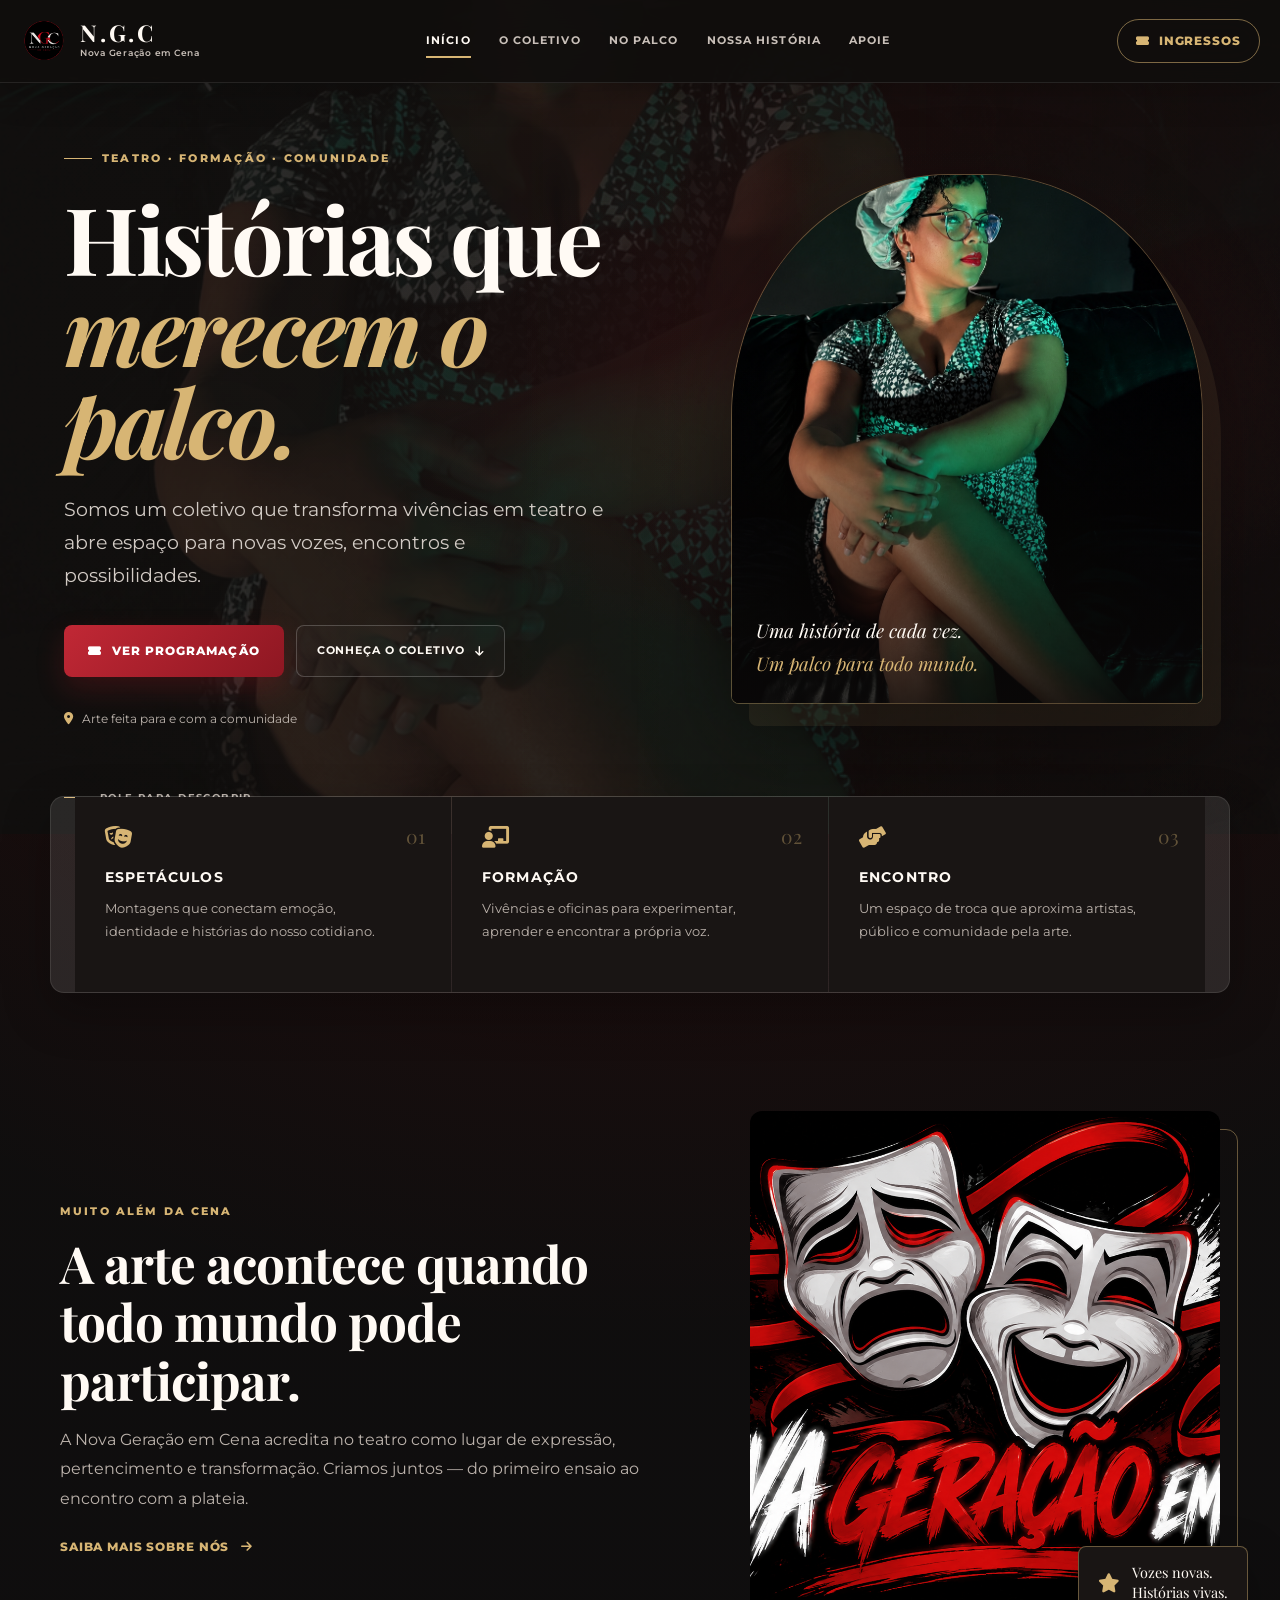
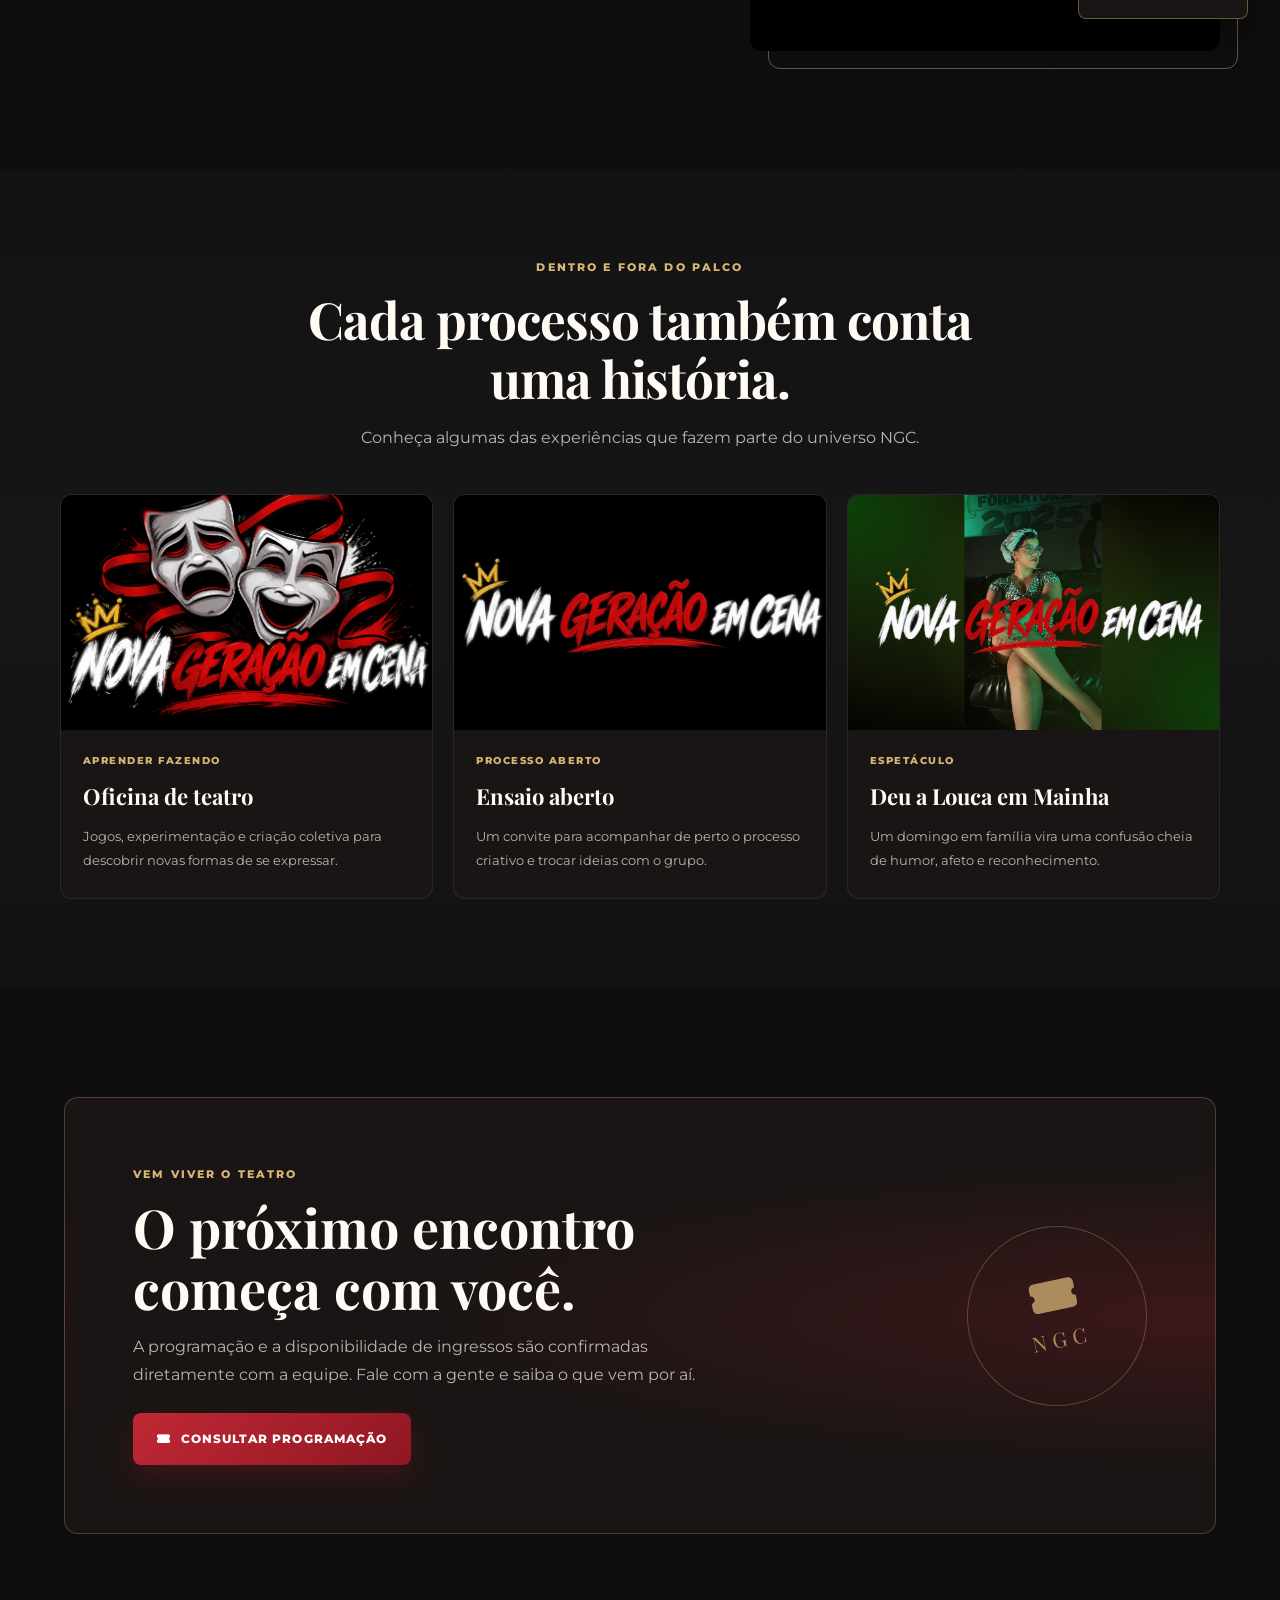
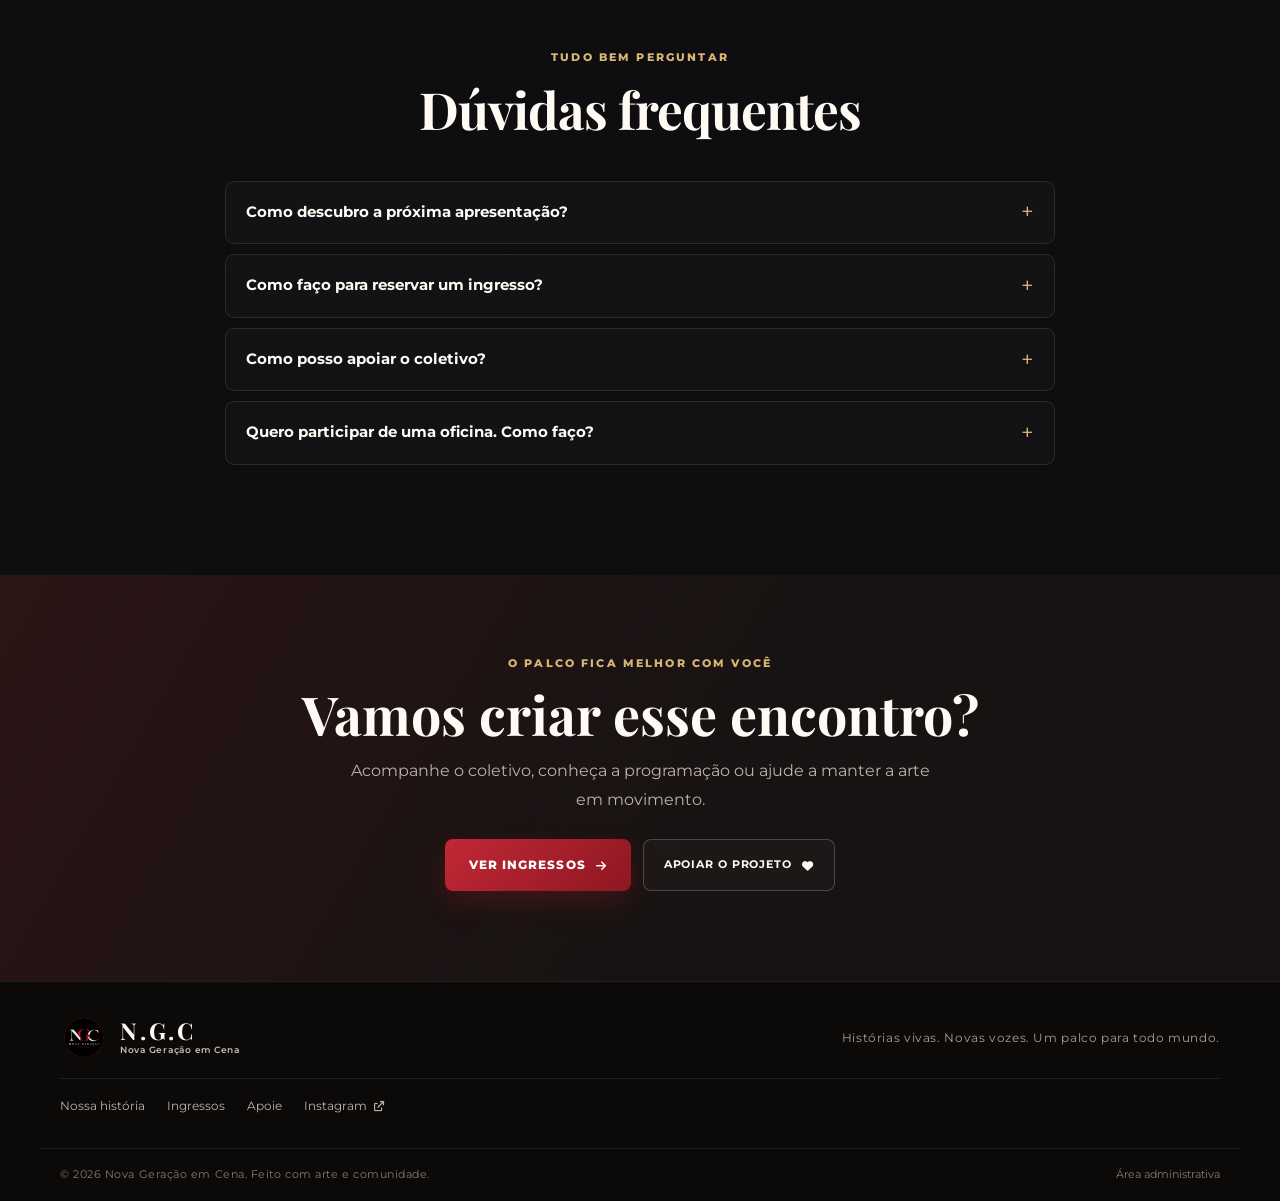
<file: index.html>
<!DOCTYPE html>
<html lang="pt-BR">
<head>
    <meta charset="UTF-8">
    <meta name="viewport" content="width=device-width, initial-scale=1.0">
    <meta name="description" content="Nova Geração em Cena: teatro, formação artística e encontros que dão palco a novas vozes. Conheça o coletivo e acompanhe a programação.">
    <meta name="theme-color" content="#11100f">
    <meta property="og:title" content="Nova Geração em Cena | Histórias que merecem o palco">
    <meta property="og:description" content="Um coletivo que transforma vivências em teatro e abre espaço para novas vozes.">
    <meta property="og:type" content="website">
    <title>Nova Geração em Cena | Teatro, formação e comunidade</title>
    <link rel="preconnect" href="https://fonts.googleapis.com">
    <link rel="preconnect" href="https://fonts.gstatic.com" crossorigin>
    <link href="https://fonts.googleapis.com/css2?family=Montserrat:wght@300;400;500;600;700;800&family=Playfair+Display:ital,wght@0,700;1,700&display=swap" rel="stylesheet">
    <link rel="stylesheet" href="https://cdnjs.cloudflare.com/ajax/libs/font-awesome/6.0.0/css/all.min.css">
    <link rel="stylesheet" href="css/style.css">
</head>
<body class="home-page">
    <a class="skip-link" href="#conteudo">Pular para o conteúdo</a>
    <div class="scroll-progress" aria-hidden="true"><span id="scroll-progress-bar"></span></div>

    <header>
        <div class="nav-container">
            <a class="logo" href="index.html" aria-label="Nova Geração em Cena, página inicial">
                <img src="css/img/soon.png" alt="">
                <span class="logo-texto"><strong>N.G.C</strong><small>Nova Geração em Cena</small></span>
            </a>

            <button class="menu-toggle" aria-label="Abrir menu" aria-expanded="false" aria-controls="menu-principal" type="button">
                <i class="fas fa-bars" aria-hidden="true"></i>
            </button>

            <nav class="nav-links" id="menu-principal" aria-label="Menu principal">
                <a href="#inicio" class="active">Início</a>
                <a href="#sobre">O coletivo</a>
                <a href="#trabalhos">No palco</a>
                <a href="sobre/sobre.html">Nossa história</a>
                <a href="doacao.html">Apoie</a>
            </nav>

            <a href="compra.html" class="header-cta"><i class="fas fa-ticket-alt" aria-hidden="true"></i> Ingressos</a>
        </div>
    </header>

    <main id="conteudo">
        <section class="hero" id="inicio">
            <div class="hero-content">
                <p class="hero-kicker"><span></span> Teatro · Formação · Comunidade</p>
                <h1>Histórias que <span>merecem o palco.</span></h1>
                <p>Somos um coletivo que transforma vivências em teatro e abre espaço para novas vozes, encontros e possibilidades.</p>
                <div class="hero-actions">
                    <a href="compra.html" class="btn-principal"><i class="fas fa-ticket-alt" aria-hidden="true"></i> Ver programação</a>
                    <a href="#sobre" class="btn-secundario">Conheça o coletivo <i class="fas fa-arrow-down" aria-hidden="true"></i></a>
                </div>
                <div class="hero-note"><i class="fas fa-map-marker-alt" aria-hidden="true"></i> Arte feita para e com a comunidade</div>
            </div>
            <figure class="hero-visual">
                <img src="css/img/background.png" alt="Artista da Nova Geração em Cena no palco">
                <figcaption><span>Uma história de cada vez.</span><span>Um palco para todo mundo.</span></figcaption>
            </figure>
            <a class="hero-scroll" href="#sobre" aria-label="Rolar para conhecer o coletivo"><span></span> Role para descobrir</a>
        </section>

        <section class="feature-strip" aria-label="Frentes de atuação">
            <article class="feature-item reveal">
                <span class="feature-number">01</span>
                <i class="fas fa-theater-masks" aria-hidden="true"></i>
                <h2>Espetáculos</h2>
                <p>Montagens que conectam emoção, identidade e histórias do nosso cotidiano.</p>
            </article>
            <article class="feature-item reveal">
                <span class="feature-number">02</span>
                <i class="fas fa-chalkboard-teacher" aria-hidden="true"></i>
                <h2>Formação</h2>
                <p>Vivências e oficinas para experimentar, aprender e encontrar a própria voz.</p>
            </article>
            <article class="feature-item reveal">
                <span class="feature-number">03</span>
                <i class="fas fa-hands-helping" aria-hidden="true"></i>
                <h2>Encontro</h2>
                <p>Um espaço de troca que aproxima artistas, público e comunidade pela arte.</p>
            </article>
        </section>

        <section class="section-container about-section" id="sobre">
            <div class="about-copy reveal">
                <p class="section-eyebrow">Muito além da cena</p>
                <h2 class="section-title">A arte acontece quando todo mundo pode participar.</h2>
                <p class="section-intro">A Nova Geração em Cena acredita no teatro como lugar de expressão, pertencimento e transformação. Criamos juntos — do primeiro ensaio ao encontro com a plateia.</p>
                <a href="sobre/sobre.html" class="text-link">Saiba mais sobre nós <i class="fas fa-arrow-right" aria-hidden="true"></i></a>
            </div>
            <div class="about-art reveal">
                <img src="css/img/post_2.png" alt="Participantes reunidos em uma atividade de teatro" loading="lazy">
                <div class="about-stamp"><i class="fas fa-star" aria-hidden="true"></i><span>Vozes novas.<br>Histórias vivas.</span></div>
            </div>
        </section>

        <section class="work-section" id="trabalhos">
            <div class="section-container">
                <div class="section-heading">
                    <p class="section-eyebrow">Dentro e fora do palco</p>
                    <h2 class="section-title">Cada processo também conta uma história.</h2>
                    <p class="section-intro">Conheça algumas das experiências que fazem parte do universo NGC.</p>
                </div>

                <div class="grid-posts">
                    <article class="post-card reveal">
                        <img src="css/img/post_2.png" alt="Atividade de oficina teatral" class="post-img" loading="lazy">
                        <div class="post-info">
                            <span class="card-label">Aprender fazendo</span>
                            <h3>Oficina de teatro</h3>
                            <p>Jogos, experimentação e criação coletiva para descobrir novas formas de se expressar.</p>
                        </div>
                    </article>
                    <article class="post-card reveal">
                        <img src="css/img/post_3.png" alt="Artistas durante um ensaio aberto" class="post-img" loading="lazy">
                        <div class="post-info">
                            <span class="card-label">Processo aberto</span>
                            <h3>Ensaio aberto</h3>
                            <p>Um convite para acompanhar de perto o processo criativo e trocar ideias com o grupo.</p>
                        </div>
                    </article>
                    <article class="post-card reveal">
                        <img src="css/img/post_4.png" alt="Cena do espetáculo Deu a Louca em Mainha" class="post-img" loading="lazy">
                        <div class="post-info">
                            <span class="card-label">Espetáculo</span>
                            <h3>Deu a Louca em Mainha</h3>
                            <p>Um domingo em família vira uma confusão cheia de humor, afeto e reconhecimento.</p>
                        </div>
                    </article>
                </div>
            </div>
        </section>

        <section class="event-banner reveal" aria-labelledby="event-title">
            <div class="event-banner-copy">
                <p class="section-eyebrow">Vem viver o teatro</p>
                <h2 id="event-title">O próximo encontro começa com você.</h2>
                <p>A programação e a disponibilidade de ingressos são confirmadas diretamente com a equipe. Fale com a gente e saiba o que vem por aí.</p>
                <a href="compra.html" class="btn-principal"><i class="fas fa-ticket-alt" aria-hidden="true"></i> Consultar programação</a>
            </div>
            <div class="event-banner-mark" aria-hidden="true"><i class="fas fa-ticket-alt"></i><span>NGC</span></div>
        </section>

        <section class="section-container faq-section" id="duvidas">
            <div class="section-heading">
                <p class="section-eyebrow">Tudo bem perguntar</p>
                <h2 class="section-title">Dúvidas frequentes</h2>
            </div>
            <div class="faq-list">
                <details class="faq-item">
                    <summary>Como descubro a próxima apresentação?</summary>
                    <p>A agenda é confirmada com a equipe. Acesse a página de ingressos para consultar a programação atualizada e falar diretamente com a produção.</p>
                </details>
                <details class="faq-item">
                    <summary>Como faço para reservar um ingresso?</summary>
                    <p>Entre em contato pelo WhatsApp na página de ingressos. A equipe confirma disponibilidade, valores e os próximos passos da reserva.</p>
                </details>
                <details class="faq-item">
                    <summary>Como posso apoiar o coletivo?</summary>
                    <p>Você pode contribuir via Pix ou compartilhar nosso trabalho. Acesse a página de apoio para encontrar a chave e as instruções.</p>
                </details>
                <details class="faq-item">
                    <summary>Quero participar de uma oficina. Como faço?</summary>
                    <p>Fale com a equipe para saber sobre as próximas oficinas, vagas e formas de participação.</p>
                </details>
            </div>
        </section>

        <section class="closing-cta">
            <p class="section-eyebrow">O palco fica melhor com você</p>
            <h2>Vamos criar esse encontro?</h2>
            <p>Acompanhe o coletivo, conheça a programação ou ajude a manter a arte em movimento.</p>
            <div class="hero-actions">
                <a href="compra.html" class="btn-principal">Ver ingressos <i class="fas fa-arrow-right" aria-hidden="true"></i></a>
                <a href="doacao.html" class="btn-secundario">Apoiar o projeto <i class="fas fa-heart" aria-hidden="true"></i></a>
            </div>
        </section>
    </main>

    <footer class="site-footer">
        <div class="footer-main">
            <a class="logo footer-logo" href="index.html" aria-label="Nova Geração em Cena, início">
                <img src="css/img/soon.png" alt="">
                <span class="logo-texto"><strong>N.G.C</strong><small>Nova Geração em Cena</small></span>
            </a>
            <p>Histórias vivas. Novas vozes. Um palco para todo mundo.</p>
            <nav class="footer-links" aria-label="Links do rodapé">
                <a href="sobre/sobre.html">Nossa história</a>
                <a href="compra.html">Ingressos</a>
                <a href="doacao.html">Apoie</a>
                <a href="https://www.instagram.com/novageracao.encena/" target="_blank" rel="noreferrer">Instagram <i class="fas fa-arrow-up-right-from-square" aria-hidden="true"></i></a>
            </nav>
        </div>
        <div class="footer-bottom">
            <p>© <span id="year"></span> Nova Geração em Cena. Feito com arte e comunidade.</p>
            <a href="login.html" class="admin-link">Área administrativa</a>
        </div>
    </footer>

    <button class="back-to-top" type="button" aria-label="Voltar ao topo"><i class="fas fa-arrow-up" aria-hidden="true"></i></button>
    <script src="script.js"></script>
</body>
</html>
</file>
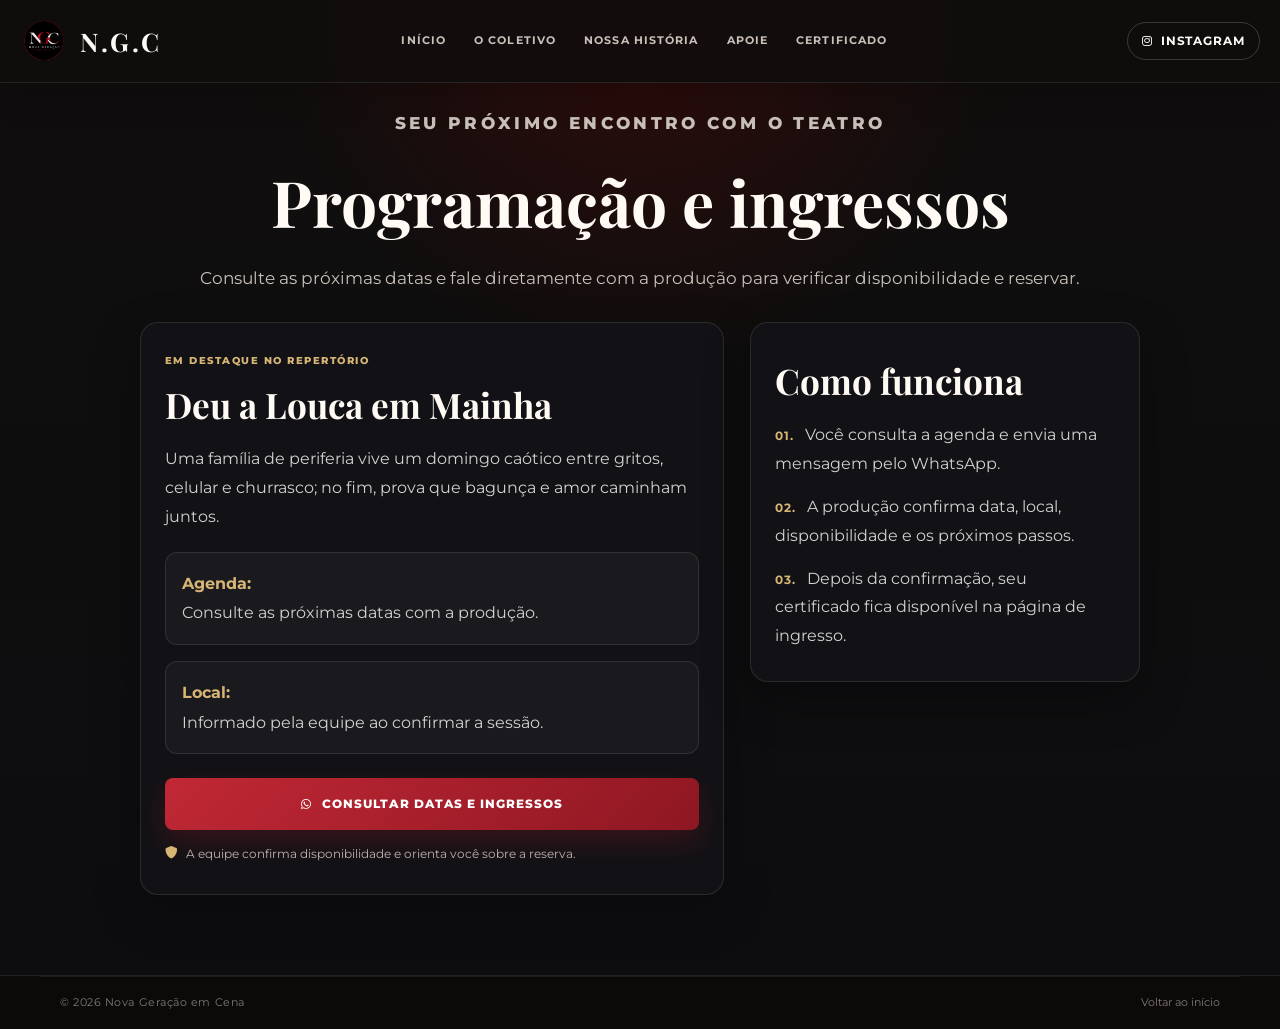
<file: compra.html>
<!DOCTYPE html>
<html lang="pt-BR">
<head>
    <meta charset="UTF-8">
    <meta name="viewport" content="width=device-width, initial-scale=1.0">
    <title>Compra de Ingresso | Nova Geração em Cena</title>
    <link href="https://fonts.googleapis.com/css2?family=Montserrat:wght@300;400;600;700;800&family=Playfair+Display:ital,wght@0,700;1,700&display=swap" rel="stylesheet">
    <link rel="stylesheet" href="https://cdnjs.cloudflare.com/ajax/libs/font-awesome/6.0.0/css/all.min.css">
    <link rel="stylesheet" href="css/style.css">
</head>
<body data-page="purchase">
    <a class="skip-link" href="#conteudo">Pular para o conteúdo</a>
    <header>
        <div class="nav-container">
            <div class="logo">
                <img src="css/img/soon.png" alt="Logo Nova Geração em Cena">
                <div class="logo-texto">
                    <h1>N.G.C</h1>
                </div>
            </div>

            <button class="menu-toggle" type="button" aria-label="Abrir menu">
                <i class="fas fa-bars"></i>
            </button>

            <nav class="nav-links" aria-label="Menu principal">
                <a href="index.html">Início</a>
                <a href="index.html#sobre">O coletivo</a>
                <a href="sobre/sobre.html">Nossa história</a>
                <a href="doacao.html">Apoie</a>
                <a href="ingresso.html">Certificado</a>
            </nav>

            <div class="social-header">
                <a href="https://instagram.com/novageracao.encena" target="_blank" rel="noreferrer" class="btn-social"><i class="fab fa-instagram"></i> Instagram</a>
            </div>
        </div>
    </header>

    <main class="page-shell" id="conteudo">
        <div class="page-hero">
            <p class="section-eyebrow">Seu próximo encontro com o teatro</p>
            <h1>Programação e ingressos</h1>
            <p>Consulte as próximas datas e fale diretamente com a produção para verificar disponibilidade e reservar.</p>
        </div>

        <section class="purchase-layout">
            <article class="purchase-card">
                <span class="card-label">Em destaque no repertório</span>
                <h2>Deu a Louca em Mainha</h2>
                <p>Uma família de periferia vive um domingo caótico entre gritos, celular e churrasco; no fim, prova que bagunça e amor caminham juntos.</p>

                <div class="purchase-list">
                    <div class="list-item">
                        <strong>Agenda:</strong>
                        <p>Consulte as próximas datas com a produção.</p>
                    </div>
                    <div class="list-item">
                        <strong>Local:</strong>
                        <p>Informado pela equipe ao confirmar a sessão.</p>
                    </div>
                </div>

                <div class="purchase-cta">
                    <a id="whatsapp-link" class="btn-principal" href="#" target="_blank" rel="noreferrer"><i class="fab fa-whatsapp" aria-hidden="true"></i> Consultar datas e ingressos</a>
                    <p class="purchase-contact-note"><i class="fas fa-shield-alt" aria-hidden="true"></i> A equipe confirma disponibilidade e orienta você sobre a reserva.</p>
                </div>
            </article>

            <aside class="info-panel">
                <div class="purchase-card">
                    <h2>Como funciona</h2>
                    <p><strong>01.</strong> Você consulta a agenda e envia uma mensagem pelo WhatsApp.</p>
                    <p><strong>02.</strong> A produção confirma data, local, disponibilidade e os próximos passos.</p>
                    <p><strong>03.</strong> Depois da confirmação, seu certificado fica disponível na página de ingresso.</p>
                </div>
            </aside>
        </section>
    </main>

    <footer class="site-footer">
        <div class="footer-bottom">
            <p>© <span id="year"></span> Nova Geração em Cena</p>
            <a href="index.html" class="admin-link">Voltar ao início</a>
        </div>
    </footer>

    <script src="script.js"></script>
</body>
</html>
</file>
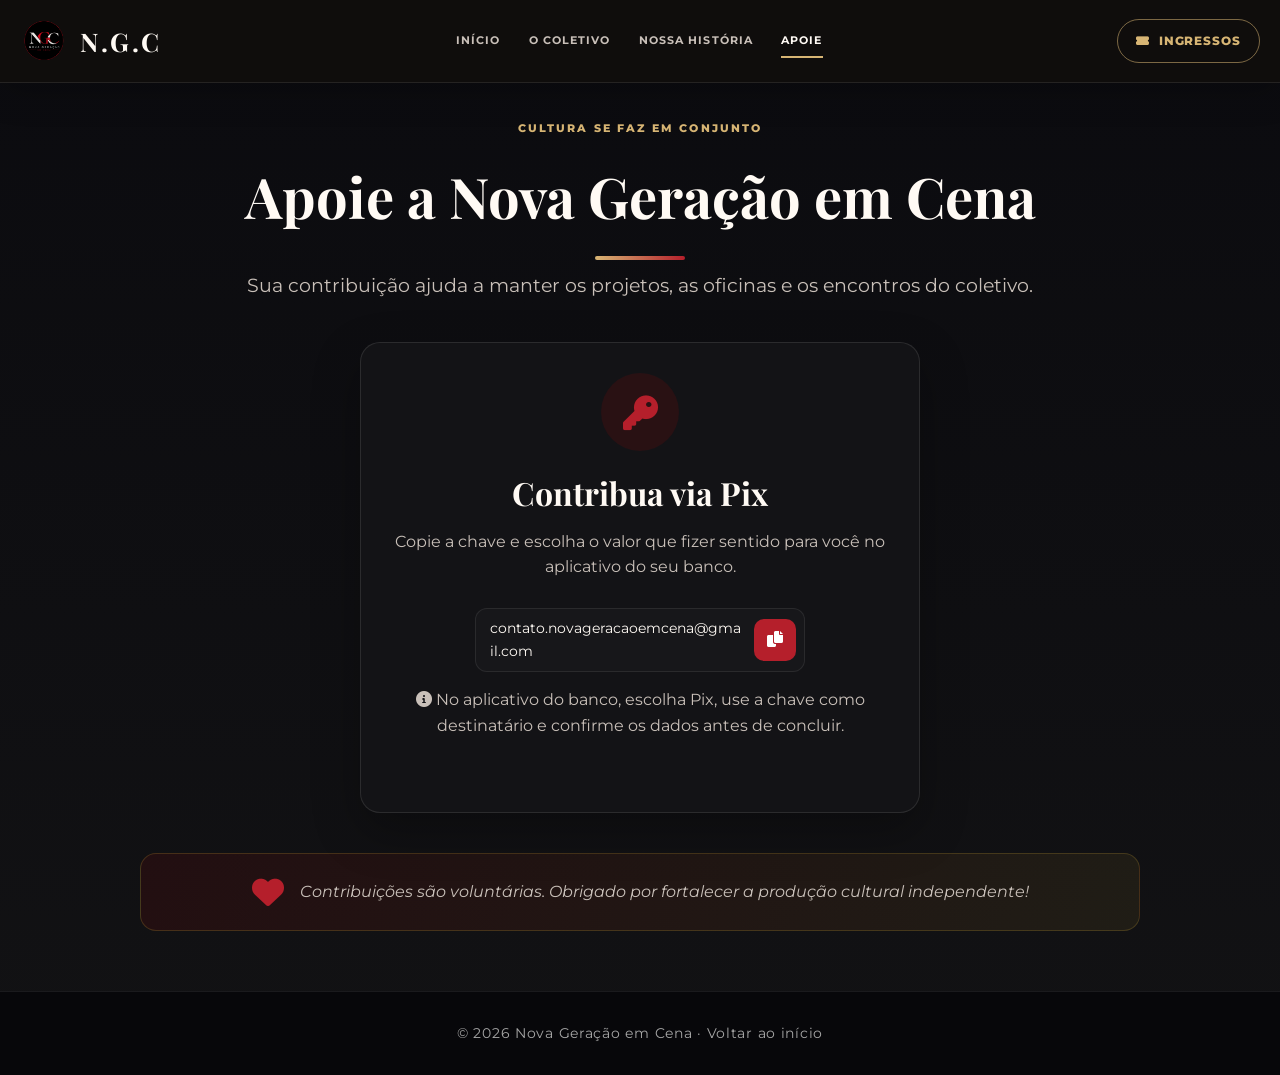
<file: doacao.html>
<!DOCTYPE html>
<html lang="pt-BR">
<head>
    <meta charset="UTF-8">
    <meta name="viewport" content="width=device-width, initial-scale=1.0">
    <title>Doação | Nova Geração em Cena</title>
    <link href="https://fonts.googleapis.com/css2?family=Montserrat:wght@300;400;600;700;800&family=Playfair+Display:ital,wght@0,700;1,700&display=swap" rel="stylesheet">
    <link rel="stylesheet" href="https://cdnjs.cloudflare.com/ajax/libs/font-awesome/6.0.0/css/all.min.css">
    <link rel="stylesheet" href="css/style.css">
</head>
<body class="doacao-page">
    <a class="skip-link" href="#conteudo">Pular para o conteúdo</a>
    <header>
        <div class="nav-container">
            <div class="logo">
                <img src="css/img/soon.png" alt="Nova Geração em Cena Logo">
                <div class="logo-texto">
                    <h1>N.G.C</h1>
                </div>
            </div>

            <button class="menu-toggle" aria-label="Abrir menu" aria-expanded="false" aria-controls="menu-principal" type="button">
                <i class="fas fa-bars" aria-hidden="true"></i>
            </button>

            <nav class="nav-links" id="menu-principal" aria-label="Menu principal">
                <a href="index.html">Início</a>
                <a href="index.html#sobre">O coletivo</a>
                <a href="sobre/sobre.html">Nossa história</a>
                <a href="doacao.html" class="active">Apoie</a>
            </nav>

            <a href="compra.html" class="header-cta"><i class="fas fa-ticket-alt" aria-hidden="true"></i> Ingressos</a>
        </div>
    </header>

    <main class="doacao-main" id="conteudo">
        <section class="doacao-section">
            <p class="section-eyebrow">Cultura se faz em conjunto</p>
            <h1 class="doacao-title">Apoie a Nova Geração em Cena</h1>
            <p class="doacao-subtitle">Sua contribuição ajuda a manter os projetos, as oficinas e os encontros do coletivo.</p>

            <div class="doacao-grid">
                <div class="doacao-card reveal">
                    <div class="doacao-card-icon">
                        <i class="fas fa-key"></i>
                    </div>
                    <h2>Contribua via Pix</h2>
                    <p>Copie a chave e escolha o valor que fizer sentido para você no aplicativo do seu banco.</p>
                    <div class="pix-key-box">
                        <span id="pixKey">contato.novageracaoemcena@gmail.com</span>         <button class="copy-btn" id="copyPixBtn" title="Copiar chave Pix" aria-label="Copiar chave Pix" type="button">
                            <i class="fas fa-copy"></i>
                        </button>
                    </div>
                    <p class="pix-instructions">
                        <i class="fas fa-info-circle"></i>
                        No aplicativo do banco, escolha Pix, use a chave como destinatário e confirme os dados antes de concluir.
                    </p>
                    <div class="pix-feedback" id="pixFeedback" aria-live="polite">Chave copiada!</div>
                </div>
            </div>

            <div class="doacao-agradecimento">
                <i class="fas fa-heart"></i>
                <p>Contribuições são voluntárias. Obrigado por fortalecer a produção cultural independente!</p>
            </div>
        </section>
    </main>

    <footer>
        <p>© <span id="year"></span> Nova Geração em Cena · <a href="index.html">Voltar ao início</a></p>
    </footer>

    <script src="script.js"></script>
</body>
</html>
</file>
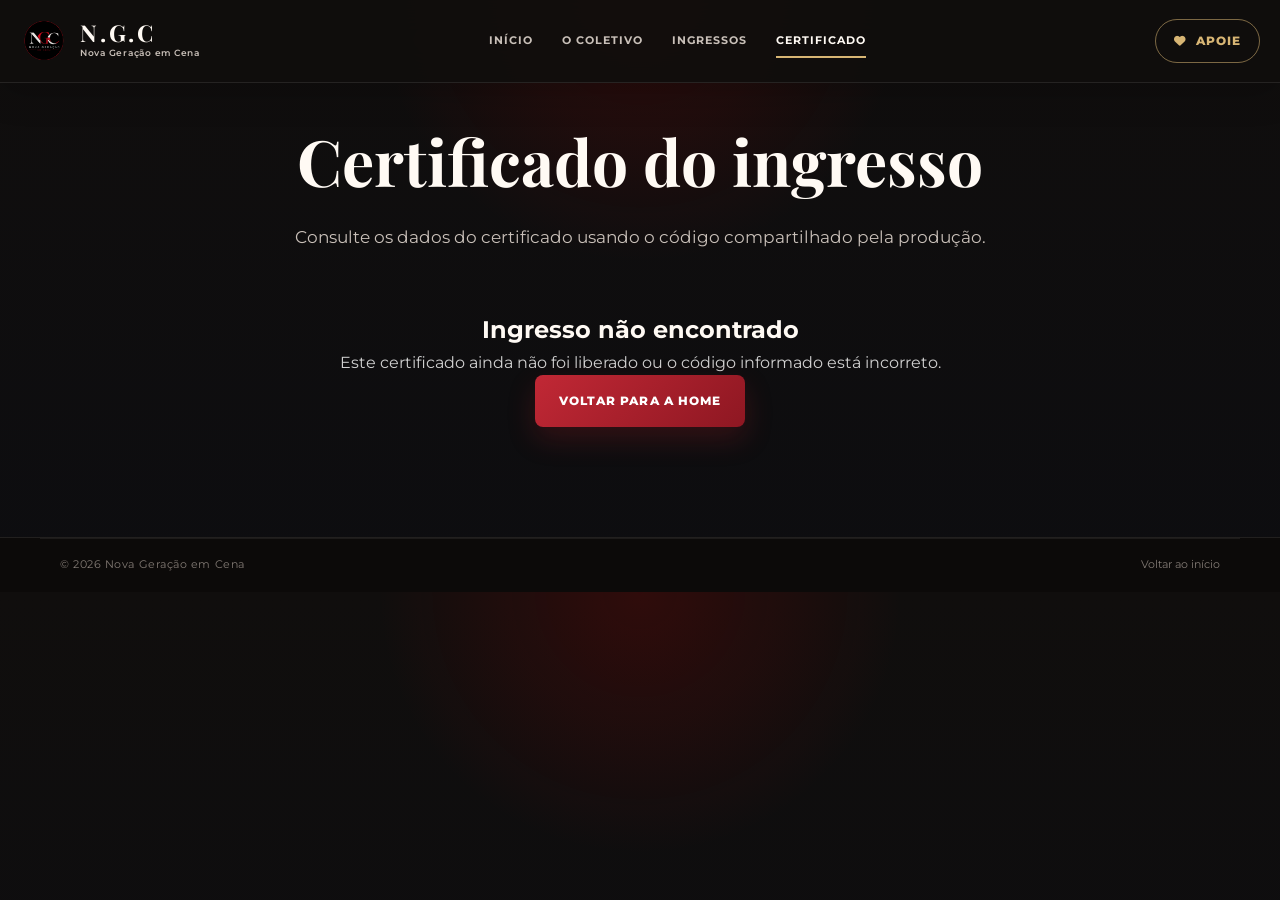
<file: ingresso.html>
<!DOCTYPE html>
<html lang="pt-BR">
<head>
    <meta charset="UTF-8">
    <meta name="viewport" content="width=device-width, initial-scale=1.0">
    <title>Certificado de Ingresso | Nova Geração em Cena</title>
    <link href="https://fonts.googleapis.com/css2?family=Montserrat:wght@300;400;600;700;800&family=Playfair+Display:ital,wght@0,700;1,700&display=swap" rel="stylesheet">
    <link rel="stylesheet" href="https://cdnjs.cloudflare.com/ajax/libs/font-awesome/6.0.0/css/all.min.css">
    <link rel="stylesheet" href="css/style.css">
</head>
<body data-page="ticket">
    <a class="skip-link" href="#conteudo">Pular para o conteúdo</a>
    <header>
        <div class="nav-container">
            <a class="logo" href="index.html" aria-label="Nova Geração em Cena, página inicial">
                <img src="css/img/soon.png" alt="">
                <span class="logo-texto"><strong>N.G.C</strong><small>Nova Geração em Cena</small></span>
            </a>
            <button class="menu-toggle" aria-label="Abrir menu" aria-expanded="false" aria-controls="menu-principal" type="button">
                <i class="fas fa-bars" aria-hidden="true"></i>
            </button>

            <nav class="nav-links" id="menu-principal" aria-label="Menu principal">
                <a href="index.html">Início</a>
                <a href="index.html#sobre">O coletivo</a>
                <a href="compra.html">Ingressos</a>
                <a href="ingresso.html" class="active">Certificado</a>
            </nav>
            <a href="doacao.html" class="header-cta"><i class="fas fa-heart" aria-hidden="true"></i> Apoie</a>
        </div>
    </header>

    <main class="page-shell" id="conteudo">
        <div class="page-hero">
            <h1>Certificado do ingresso</h1>
            <p>Consulte os dados do certificado usando o código compartilhado pela produção.</p>
        </div>

        <section id="certificate-content"></section>
    </main>

    <footer class="site-footer">
        <div class="footer-bottom">
            <p>© <span id="year"></span> Nova Geração em Cena</p>
            <a href="index.html" class="admin-link">Voltar ao início</a>
        </div>
    </footer>

    <script src="script.js"></script>
</body>
</html>
</file>
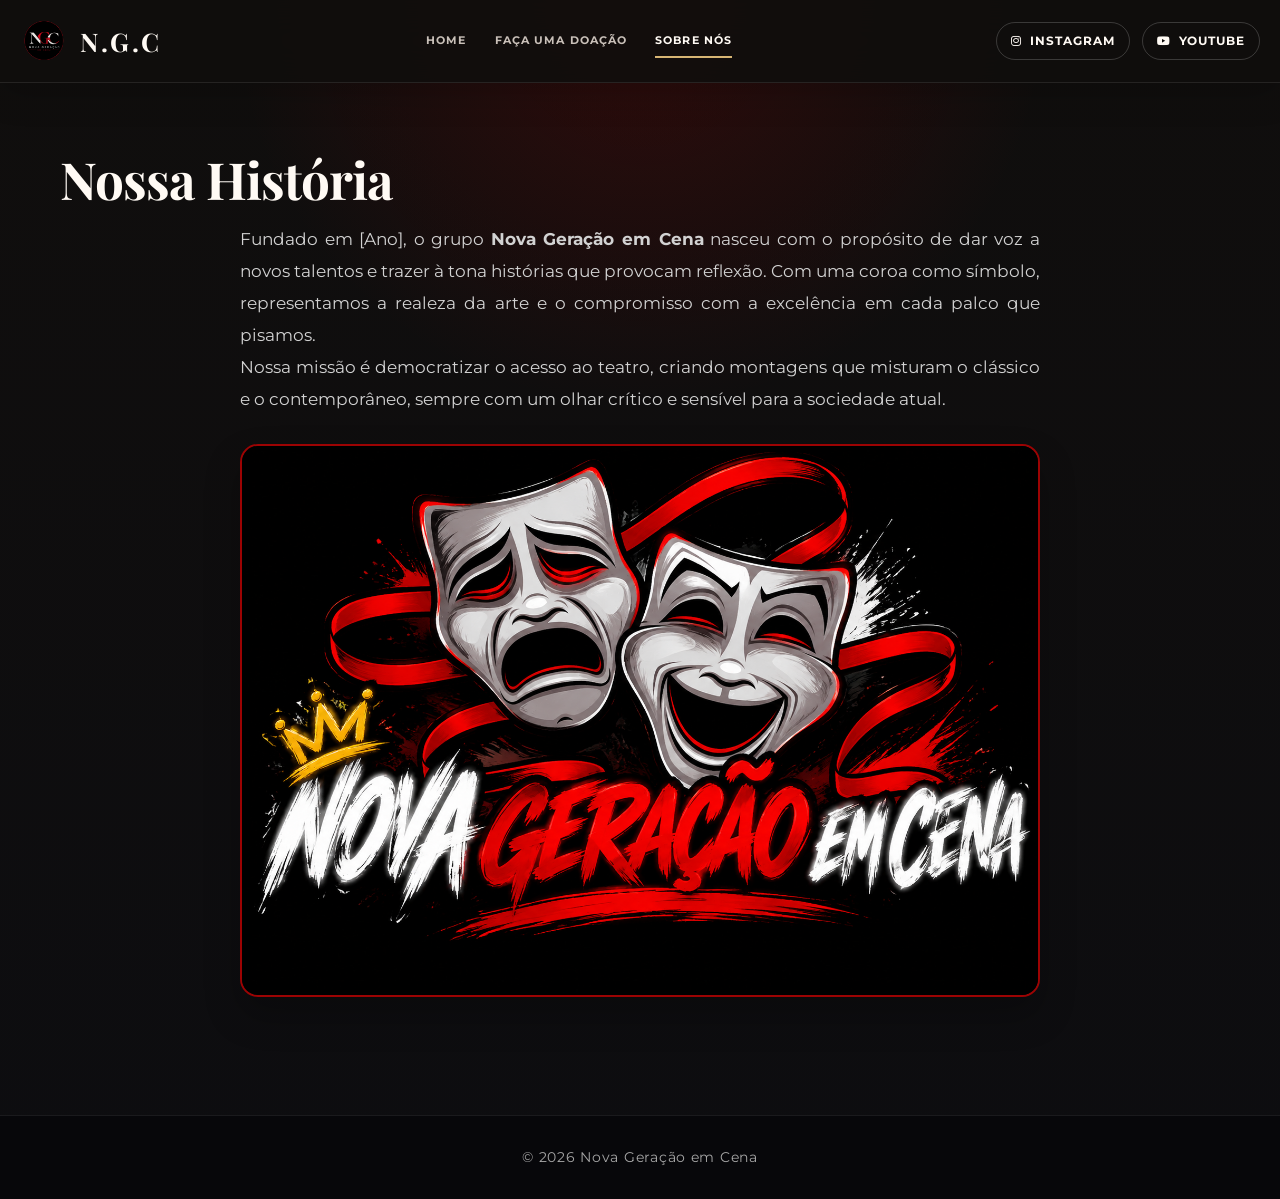
<file: sobre/sobre.html>
<!DOCTYPE html>
<html lang="pt-BR">
<head>
    <meta charset="UTF-8">
    <meta name="viewport" content="width=device-width, initial-scale=1.0">
    <title>Sobre Nós | NGC</title>
    <link href="https://fonts.googleapis.com/css2?family=Montserrat:wght@300;400;600;700;800&family=Playfair+Display:ital,wght@0,700;1,700&display=swap" rel="stylesheet">
    <link rel="stylesheet" href="https://cdnjs.cloudflare.com/ajax/libs/font-awesome/6.0.0/css/all.min.css">
    <link rel="stylesheet" href="../css/style.css">
</head>
<body>
    <header>
        <div class="nav-container">
            <div class="logo">
                <img src="../css/img/soon.png" alt="Nova Geração em Cena Logo">
                <div class="logo-texto">
                    <h1>N.G.C</h1>
                </div>
            </div>

            <button class="menu-toggle" aria-label="Abrir menu" type="button">
                <i class="fas fa-bars"></i>
            </button>

            <nav class="nav-links" aria-label="Menu principal">
                <a href="../index.html">Home</a>
                <a href="../doacao.html">Faça uma doação</a>
                <a href="sobre.html" class="active">Sobre Nós</a>
            </nav>

            <div class="social-header">
                <a href="https://instagram.com" target="_blank" rel="noreferrer" class="btn-social"><i class="fab fa-instagram"></i> Instagram</a>
                <a href="https://youtube.com" target="_blank" rel="noreferrer" class="btn-social"><i class="fab fa-youtube"></i> YouTube</a>
            </div>
        </div>
    </header>

    <section class="section-container" style="margin-top: 150px;">
        <h2 class="section-title">Nossa História</h2>
        <div class="reveal" style="max-width: 800px; margin: 0 auto; text-align: justify; font-size: 1.05rem; color: #d2d2d2; line-height: 1.9;">
            <p>Fundado em [Ano], o grupo <strong>Nova Geração em Cena</strong> nasceu com o propósito de dar voz a novos talentos e trazer à tona histórias que provocam reflexão. Com uma coroa como símbolo, representamos a realeza da arte e o compromisso com a excelência em cada palco que pisamos.</p>
            <p>Nossa missão é democratizar o acesso ao teatro, criando montagens que misturam o clássico e o contemporâneo, sempre com um olhar crítico e sensível para a sociedade atual.</p>
            <img src="../css/img/post_2.png" alt="Equipe NGC" style="width: 100%; border-radius: 18px; margin-top: 28px; border: 2px solid rgba(193, 0, 0, 0.8); box-shadow: 0 18px 35px rgba(0,0,0,0.25);">
        </div>
    </section>

    <footer>
        <p>© <span id="year"></span> Nova Geração em Cena</p>
    </footer>

    <script src="../script.js"></script>
</body>
</html>
</file>
<file: css/style.css>
:root {
    --cor-fundo: #0b0b0f;
    --cor-fundo-2: #17151a;
    --cor-texto: #f5f1eb;
    --cor-texto-suave: #d4c8bb;
    --cor-primaria: #c10000;
    --cor-primaria-escura: #8c0000;
    --cor-destaque: #d4af37;
    --cor-card: rgba(20, 20, 24, 0.9);
    --cor-borda: rgba(255, 255, 255, 0.08);
    --sombra: 0 12px 35px rgba(0, 0, 0, 0.35);
    --fonte-titulo: 'Playfair Display', serif;
    --fonte-texto: 'Montserrat', sans-serif;
}

* {
    margin: 0;
    padding: 0;
    box-sizing: border-box;
}

html {
    scroll-behavior: smooth;
}

body {
    background:
        radial-gradient(circle at top, rgba(193, 0, 0, 0.18), transparent 30%),
        linear-gradient(180deg, var(--cor-fundo) 0%, #0d0d10 100%);
    color: var(--cor-texto);
    font-family: var(--fonte-texto);
    line-height: 1.6;
    overflow-x: hidden;
}

a {
    text-decoration: none;
    color: inherit;
}

img {
    max-width: 100%;
    display: block;
}

ul {
    list-style: none;
}

button, input, textarea, select {
    font: inherit;
}

header {
    position: fixed;
    inset: 0 0 auto 0;
    z-index: 1000;
    background: rgba(8, 8, 10, 0.85);
    backdrop-filter: blur(10px);
    border-bottom: 3px solid var(--cor-primaria);
    box-shadow: 0 10px 35px rgba(0, 0, 0, 0.18);
}

.nav-container {
    max-width: 1200px;
    margin: 0 auto;
    padding: 16px 20px;
    display: flex;
    justify-content: space-between;
    align-items: center;
    gap: 20px;
}

.logo {
    display: flex;
    align-items: center;
    gap: 14px;
    min-width: 0;
}

.logo img {
    width: 48px;
    height: 48px;
    object-fit: contain;
    border-radius: 50%;
    background: rgba(255, 255, 255, 0.06);
    padding: 4px;
}

.logo-texto h1 {
    font-family: var(--fonte-titulo);
    font-size: clamp(1.2rem, 2vw, 1.7rem);
    letter-spacing: 0.1em;
    margin: 0;
    color: var(--cor-texto);
}

.nav-links {
    display: flex;
    align-items: center;
    justify-content: center;
    gap: 26px;
    flex: 1;
}

.nav-links a {
    position: relative;
    font-size: 0.78rem;
    font-weight: 700;
    letter-spacing: 0.12em;
    text-transform: uppercase;
    color: var(--cor-texto-suave);
    transition: color 0.25s ease;
}

.nav-links a::after {
    content: '';
    position: absolute;
    left: 0;
    bottom: -8px;
    width: 100%;
    height: 2px;
    transform: scaleX(0);
    transform-origin: left;
    background: var(--cor-primaria);
    transition: transform 0.25s ease;
}

.nav-links a:hover,
.nav-links a.active {
    color: var(--cor-texto);
}

.nav-links a:hover::after,
.nav-links a.active::after {
    transform: scaleX(1);
}

.social-header {
    display: flex;
    align-items: center;
    gap: 12px;
    flex-wrap: wrap;
}

.btn-social {
    display: inline-flex;
    align-items: center;
    justify-content: center;
    gap: 8px;
    padding: 9px 14px;
    border: 1px solid rgba(255, 255, 255, 0.18);
    border-radius: 999px;
    color: var(--cor-texto);
    font-size: 0.72rem;
    font-weight: 700;
    text-transform: uppercase;
    letter-spacing: 0.08em;
    transition: all 0.3s ease;
}

.btn-social:hover {
    background: var(--cor-primaria);
    border-color: var(--cor-primaria);
    transform: translateY(-2px);
    box-shadow: var(--sombra);
}

.menu-toggle {
    display: none;
    align-items: center;
    justify-content: center;
    width: 46px;
    height: 46px;
    border-radius: 12px;
    border: 1px solid rgba(255, 255, 255, 0.12);
    background: rgba(255, 255, 255, 0.02);
    color: var(--cor-texto);
    cursor: pointer;
    font-size: 1.2rem;
}

.hero {
    min-height: 100vh;
    display: flex;
    align-items: center;
    justify-content: center;
    padding: 120px 20px 80px;
    background:
        linear-gradient(rgba(0, 0, 0, 0.52), rgba(0, 0, 0, 0.82)),
        url('img/background.png') center/cover no-repeat;
}

.hero-content {
    max-width: 760px;
    text-align: center;
    animation: fadeUp 0.8s ease both;
}

.hero-content h1 {
    font-size: clamp(2.8rem, 7vw, 6rem);
    line-height: 0.95;
    margin-bottom: 20px;
    font-family: var(--fonte-titulo);
    letter-spacing: 0.05em;
    text-transform: uppercase;
    text-shadow: 0 10px 30px rgba(0, 0, 0, 0.5);
}

.hero-content h1 span {
    display: block;
    color: var(--cor-primaria);
    font-style: italic;
}

.hero-content p {
    max-width: 620px;
    margin: 0 auto 30px;
    font-size: clamp(1rem, 2vw, 1.2rem);
    color: var(--cor-texto-suave);
}

.hero-actions {
    display: flex;
    align-items: center;
    justify-content: center;
    gap: 16px;
    flex-wrap: wrap;
}

.btn-principal {
    display: inline-flex;
    align-items: center;
    justify-content: center;
    gap: 10px;
    background: linear-gradient(135deg, var(--cor-primaria), var(--cor-primaria-escura));
    color: white;
    padding: 15px 30px;
    border-radius: 999px;
    font-size: 0.9rem;
    font-weight: 800;
    letter-spacing: 0.12em;
    text-transform: uppercase;
    box-shadow: 0 20px 35px rgba(193, 0, 0, 0.3);
    transition: transform 0.25s ease, box-shadow 0.25s ease;
}

.btn-principal:hover {
    transform: translateY(-3px) scale(1.01);
    box-shadow: 0 24px 40px rgba(193, 0, 0, 0.4);
}

.btn-secundario {
    display: inline-flex;
    align-items: center;
    justify-content: center;
    padding: 15px 28px;
    border-radius: 999px;
    border: 1px solid rgba(255, 255, 255, 0.2);
    color: var(--cor-texto);
    background: rgba(255, 255, 255, 0.03);
    font-weight: 700;
    letter-spacing: 0.08em;
    text-transform: uppercase;
}

.feature-strip {
    max-width: 1200px;
    margin: -30px auto 0;
    padding: 0 20px;
    display: grid;
    grid-template-columns: repeat(3, minmax(0, 1fr));
    gap: 20px;
}

.feature-item {
    background: var(--cor-card);
    border: 1px solid var(--cor-borda);
    border-radius: 18px;
    padding: 24px 20px;
    box-shadow: var(--sombra);
    text-align: center;
    transition: transform 0.25s ease, border-color 0.25s ease;
}

.feature-item:hover {
    transform: translateY(-6px);
    border-color: rgba(193, 0, 0, 0.6);
}

.feature-item i {
    font-size: 1.8rem;
    color: var(--cor-destaque);
    margin-bottom: 12px;
}

.feature-item h3 {
    font-size: 1.1rem;
    margin-bottom: 8px;
    text-transform: uppercase;
    letter-spacing: 0.08em;
}

.feature-item p {
    color: var(--cor-texto-suave);
    font-size: 0.9rem;
}

.section-container {
    max-width: 1200px;
    margin: 90px auto;
    padding: 0 20px;
}

.section-title {
    font-family: var(--fonte-titulo);
    font-size: clamp(2rem, 4vw, 3rem);
    text-align: center;
    margin-bottom: 18px;
    position: relative;
    text-transform: uppercase;
}

.section-title::after {
    content: '';
    display: block;
    width: 70px;
    height: 3px;
    background: linear-gradient(90deg, var(--cor-destaque), var(--cor-primaria));
    margin: 12px auto 0;
    border-radius: 999px;
}

.grid-posts {
    display: grid;
    grid-template-columns: repeat(auto-fit, minmax(260px, 1fr));
    gap: 28px;
    margin-top: 40px;
}

.post-card {
    background: rgba(26, 22, 23, 0.96);
    border: 1px solid var(--cor-borda);
    border-radius: 18px;
    overflow: hidden;
    box-shadow: var(--sombra);
    transition: transform 0.3s ease, border-color 0.3s ease, box-shadow 0.3s ease;
}

.post-card:hover {
    transform: translateY(-10px);
    border-color: rgba(193, 0, 0, 0.65);
    box-shadow: 0 22px 40px rgba(0, 0, 0, 0.45);
}

.post-img {
    width: 100%;
    height: 220px;
    object-fit: cover;
}

.post-info {
    padding: 20px 18px 22px;
}

.post-info h3 {
    margin-bottom: 10px;
    font-family: var(--fonte-titulo);
    font-size: 1.5rem;
}

.post-info p {
    color: var(--cor-texto-suave);
    font-size: 0.92rem;
    line-height: 1.7;
}

.reveal {
    opacity: 0;
    transform: translateY(30px);
    transition: opacity 0.6s ease, transform 0.6s ease;
}

.reveal.visible {
    opacity: 1;
    transform: translateY(0);
}

footer {
    background: #07070a;
    border-top: 1px solid rgba(255, 255, 255, 0.08);
    padding: 30px 20px;
    text-align: center;
}

footer p {
    color: #a6a6a6;
    font-size: 0.9rem;
    letter-spacing: 0.05em;
}

@keyframes fadeUp {
    from {
        opacity: 0;
        transform: translateY(24px);
    }
    to {
        opacity: 1;
        transform: translateY(0);
    }
}

@media (max-width: 900px) {
    .nav-container {
        position: relative;
    }

    .nav-links {
        position: absolute;
        left: 20px;
        right: 20px;
        top: calc(100% + 12px);
        display: flex;
        flex-direction: column;
        align-items: flex-start;
        gap: 14px;
        padding: 18px 20px;
        background: rgba(13, 13, 17, 0.97);
        border: 1px solid var(--cor-borda);
        border-radius: 16px;
        box-shadow: var(--sombra);
        opacity: 0;
        pointer-events: none;
        transform: translateY(-10px);
        transition: all 0.25s ease;
    }

    .nav-links.active {
        opacity: 1;
        pointer-events: auto;
        transform: translateY(0);
    }

    .menu-toggle {
        display: inline-flex;
        margin-left: auto;
    }

    .social-header {
        display: none;
    }

    .feature-strip {
        grid-template-columns: 1fr;
    }
}

@media (max-width: 560px) {
    .nav-container {
        padding: 14px 16px;
    }

    .hero {
        padding-top: 110px;
    }

    .hero-content p {
        margin-bottom: 22px;
    }

    .hero-actions {
        flex-direction: column;
    }

    .btn-principal,
    .btn-secundario {
        width: 100%;
    }

    .section-container {
        margin: 70px auto;
    }

    .post-img {
        height: 190px;
    }
}

.doacao-page {
    background: linear-gradient(180deg, #0b0b0f 0%, #121214 100%);
}

.doacao-page .doacao-main {
    min-height: 100vh;
    display: flex;
    align-items: center;
    justify-content: center;
    padding: 120px 20px 60px;
}

.doacao-page .doacao-section {
    max-width: 1000px;
    width: 100%;
    text-align: center;
}

.doacao-page .doacao-title {
    font-family: var(--fonte-titulo);
    font-size: clamp(2.3rem, 5vw, 3.5rem);
    color: var(--cor-texto);
    margin-bottom: 10px;
}

.doacao-page .doacao-title::after {
    content: '';
    display: block;
    width: 90px;
    height: 4px;
    margin: 15px auto 0;
    border-radius: 999px;
    background: linear-gradient(90deg, var(--cor-destaque), var(--cor-primaria));
}

.doacao-page .doacao-subtitle {
    font-size: clamp(1rem, 2vw, 1.2rem);
    color: var(--cor-texto-suave);
    margin-bottom: 42px;
}

.doacao-page .doacao-grid {
    display: grid;
    grid-template-columns: minmax(0, 560px);
    justify-content: center;
    gap: 30px;
    margin-bottom: 40px;
}

.doacao-page .doacao-card {
    background: rgba(20, 20, 24, 0.9);
    border: 1px solid var(--cor-borda);
    border-radius: 20px;
    padding: 30px 20px;
    box-shadow: var(--sombra);
    display: flex;
    flex-direction: column;
    align-items: center;
    transition: transform 0.25s ease, border-color 0.25s ease;
}

.doacao-page .doacao-card:hover {
    transform: translateY(-8px);
    border-color: rgba(193, 0, 0, 0.5);
}

.doacao-page .doacao-card-icon {
    width: 78px;
    height: 78px;
    display: grid;
    place-items: center;
    background: rgba(193, 0, 0, 0.12);
    border-radius: 50%;
    color: var(--cor-primaria);
    font-size: 2.2rem;
    margin-bottom: 16px;
}

.doacao-page .doacao-card h2 {
    font-family: var(--fonte-titulo);
    font-size: 2rem;
    margin-bottom: 10px;
}

.doacao-page .doacao-card p {
    color: var(--cor-texto-suave);
    line-height: 1.6;
    margin-bottom: 18px;
}

.doacao-page .pix-key-box {
    width: min(100%, 330px);
    display: flex;
    align-items: center;
    gap: 10px;
    padding: 8px 8px 8px 14px;
    background: rgba(255, 255, 255, 0.02);
    border: 1px solid rgba(255, 255, 255, 0.08);
    border-radius: 12px;
    margin: 10px auto 15px;
}

.doacao-page .pix-key-box span {
    flex: 1;
    color: var(--cor-texto);
    word-break: break-all;
    text-align: left;
    font-size: 0.9rem;
}

.doacao-page .copy-btn {
    width: 42px;
    height: 42px;
    border: none;
    border-radius: 10px;
    background: var(--cor-primaria);
    color: white;
    cursor: pointer;
    transition: transform 0.2s ease;
}

.doacao-page .copy-btn:hover {
    transform: translateY(-2px);
}

.doacao-page .pix-feedback {
    opacity: 0;
    transform: translateY(8px);
    transition: all 0.25s ease;
    color: #7ae37d;
    font-weight: 700;
}

.doacao-page .doacao-agradecimento {
    margin-top: 36px;
    padding: 22px 18px;
    display: flex;
    justify-content: center;
    align-items: center;
    gap: 16px;
    flex-wrap: wrap;
    background: linear-gradient(90deg, rgba(193, 0, 0, 0.1), rgba(212, 175, 55, 0.08));
    border-radius: 16px;
    border: 1px solid rgba(212, 175, 55, 0.2);
}

.doacao-page .doacao-agradecimento i {
    color: var(--cor-primaria);
    font-size: 2rem;
}

.doacao-page .doacao-agradecimento p {
    margin: 0;
    color: var(--cor-texto-suave);
    font-style: italic;
}

@media (max-width: 768px) {
    .doacao-page .doacao-main {
        padding-top: 100px;
    }

    .doacao-page .doacao-agradecimento {
        flex-direction: column;
        text-align: center;
    }
}

.page-shell {
    width: min(1000px, calc(100% - 32px));
    margin: 0 auto;
    padding: 110px 0 80px;
}

.page-hero {
    text-align: center;
    margin-bottom: 30px;
}

.page-hero h1 {
    font-family: var(--fonte-titulo);
    font-size: clamp(2.3rem, 5vw, 4rem);
    margin-bottom: 12px;
}

.page-hero p {
    color: var(--cor-texto-suave);
    font-size: 1.05rem;
}

.purchase-layout {
    display: grid;
    grid-template-columns: 1.2fr 0.8fr;
    gap: 26px;
}

.purchase-card,
.admin-panel,
.login-card,
.certificate-card {
    background: rgba(20, 20, 24, 0.95);
    border: 1px solid var(--cor-borda);
    border-radius: 18px;
    box-shadow: var(--sombra);
}

.purchase-card,
.admin-panel,
.login-card {
    padding: 30px 24px;
}

.purchase-card h2,
.admin-panel h2,
.login-card h2 {
    font-family: var(--fonte-titulo);
    font-size: 2rem;
    margin-bottom: 12px;
}

.purchase-card p,
.admin-panel p,
.login-card p,
.purchase-list p,
.certificate-empty p {
    color: #d1d1d1;
}

.purchase-list {
    display: flex;
    flex-direction: column;
    gap: 16px;
    margin-top: 20px;
}

.list-item {
    background: rgba(255,255,255,0.02);
    border: 1px solid rgba(255,255,255,0.07);
    border-radius: 12px;
    padding: 18px 16px;
}

.list-item strong {
    color: var(--cor-destaque);
}

.purchase-cta {
    margin-top: 24px;
}

.form-grid {
    display: grid;
    grid-template-columns: repeat(2, minmax(0, 1fr));
    gap: 18px;
    margin-top: 22px;
}

.form-field {
    display: flex;
    flex-direction: column;
    gap: 8px;
}

.form-field.full {
    grid-column: 1 / -1;
}

label {
    color: #e9e9e9;
    font-size: 0.9rem;
    font-weight: 600;
}

input,
select {
    width: 100%;
    border: 1px solid rgba(255,255,255,0.12);
    border-radius: 10px;
    background: rgba(255,255,255,0.02);
    color: #fff;
    padding: 14px 16px;
    outline: none;
}

input:focus,
select:focus {
    border-color: var(--cor-primaria);
    box-shadow: 0 0 0 3px rgba(193, 0, 0, 0.22);
}

.form-actions {
    margin-top: 22px;
    display: flex;
    justify-content: flex-end;
    gap: 12px;
    flex-wrap: wrap;
}

.login-wrap {
    display: grid;
    place-items: center;
    min-height: 100vh;
    padding: 40px 20px;
}

.login-card {
    width: min(480px, 100%);
}

.login-form {
    margin-top: 20px;
    display: flex;
    flex-direction: column;
    gap: 18px;
}

.login-message {
    min-height: 20px;
    color: #ffb4b4;
    font-size: 0.92rem;
}

.login-message.error {
    color: #ff8787;
}

.admin-topbar {
    display: flex;
    justify-content: space-between;
    align-items: center;
    gap: 12px;
    margin-bottom: 24px;
    flex-wrap: wrap;
}

.admin-panel {
    margin-top: 28px;
}

.admin-tabs {
    display: flex;
    gap: 8px;
    border-bottom: 1px solid rgba(255,255,255,0.12);
    margin-top: 24px;
}

.admin-tab {
    border: 0;
    border-bottom: 3px solid transparent;
    background: transparent;
    color: #d1d1d1;
    padding: 12px 16px;
    font: inherit;
    font-weight: 700;
    cursor: pointer;
}

.admin-tab.active {
    border-bottom-color: var(--cor-primaria);
    color: #fff;
}

.admin-search {
    display: grid;
    gap: 8px;
    max-width: 620px;
    margin: 18px 0;
}

.admin-search p {
    min-height: 1.4em;
    margin: 0;
}

.raffle-controls {
    display: flex;
    align-items: flex-end;
    gap: 14px;
    margin-top: 22px;
}

.raffle-controls .form-field {
    width: min(360px, 100%);
}

.raffle-controls .admin-action {
    min-height: 48px;
    padding: 12px 18px;
    border: 1px solid var(--cor-primaria);
    border-radius: 6px;
    background: var(--cor-primaria);
    color: #fff;
    font: inherit;
    font-weight: 700;
    cursor: pointer;
}

.raffle-controls .admin-action:hover,
.raffle-controls .admin-action:focus-visible {
    background: var(--cor-primaria-escura);
}

.raffle-result {
    max-width: 620px;
    min-height: 72px;
    margin-top: 26px;
    padding: 18px 20px;
    border-left: 3px solid var(--cor-destaque);
    background: rgba(255, 255, 255, 0.04);
}

.raffle-result p {
    margin: 0;
}

.raffle-result .raffle-number {
    margin-bottom: 16px;
    color: #d1d1d1;
}

.raffle-number strong {
    margin-left: 6px;
    color: var(--cor-destaque);
    font-size: 1.6rem;
}

.raffle-result .raffle-winner-label {
    color: var(--cor-texto-suave);
    font-size: 0.78rem;
    font-weight: 700;
    text-transform: uppercase;
}

.raffle-result h3 {
    margin: 2px 0 6px;
    font-family: var(--fonte-titulo);
    font-size: 1.7rem;
}

.raffle-result-empty {
    color: var(--cor-texto-suave);
}

.table-wrap {
    overflow-x: auto;
    margin-top: 18px;
}

table {
    width: 100%;
    border-collapse: collapse;
    min-width: 900px;
}

th,
td {
    text-align: left;
    padding: 14px 12px;
    border-bottom: 1px solid rgba(255,255,255,0.08);
    color: #f0f0f0;
    vertical-align: top;
}

th {
    color: var(--cor-destaque);
    font-size: 0.82rem;
    text-transform: uppercase;
    letter-spacing: 0.08rem;
}

.admin-delete {
    border: 1px solid rgba(255, 100, 100, 0.45);
    border-radius: 6px;
    background: rgba(193, 0, 0, 0.16);
    color: #ffb4b4;
    padding: 8px 12px;
    font: inherit;
    cursor: pointer;
}

.admin-delete:hover,
.admin-delete:focus-visible {
    background: var(--cor-primaria);
    color: #fff;
}

.admin-receipt {
    border: 1px solid rgba(212, 175, 55, 0.55);
    border-radius: 6px;
    background: rgba(212, 175, 55, 0.12);
    color: #f0d77b;
    padding: 8px 12px;
    font: inherit;
    cursor: pointer;
    white-space: nowrap;
}

.admin-receipt:hover,
.admin-receipt:focus-visible {
    background: var(--cor-destaque);
    color: #111;
}

.empty-state {
    display: none;
    padding: 20px;
    border: 1px dashed rgba(255,255,255,0.16);
    border-radius: 12px;
    text-align: center;
    color: #ddd;
}

.certificate-card {
    padding: 34px 28px;
    text-align: center;
    max-width: 760px;
    margin: 20px auto 0 auto;
}

.certificate-badge {
    display: inline-block;
    background: rgba(193, 0, 0, 0.18);
    color: var(--cor-destaque);
    border: 1px solid rgba(193, 0, 0, 0.5);
    padding: 8px 16px;
    border-radius: 999px;
    letter-spacing: 0.12rem;
    text-transform: uppercase;
    font-weight: 700;
    font-size: 0.75rem;
}

.certificate-card h2 {
    font-family: var(--fonte-titulo);
    margin: 18px 0 14px;
    font-size: clamp(2rem, 5vw, 3rem);
}

.certificate-name {
    font-size: 1.25rem;
    margin-bottom: 20px;
}

.certificate-meta {
    display: grid;
    grid-template-columns: repeat(auto-fit, minmax(180px, 1fr));
    gap: 16px;
    margin-top: 22px;
    text-align: left;
}

.certificate-status {
    margin-top: 18px;
    display: inline-block;
    background: rgba(46, 194, 126, 0.12);
    color: #6ef0b3;
    border: 1px solid rgba(46, 194, 126, 0.35);
    border-radius: 999px;
    padding: 8px 16px;
    font-weight: 700;
}

.certificate-empty {
    text-align: center;
    padding: 30px 18px;
}

@media (max-width: 900px) {
    .purchase-layout {
        grid-template-columns: 1fr;
    }
}

@media (max-width: 768px) {
    .form-grid {
        grid-template-columns: 1fr;
    }

    .raffle-controls {
        align-items: stretch;
        flex-direction: column;
    }

    .raffle-controls .form-field,
    .raffle-controls .admin-action {
        width: 100%;
    }
}

@media (max-width: 520px) {
    .page-shell {
        padding-top: 100px;
    }

    .hero-actions,
    .form-actions {
        flex-direction: column;
    }

    .btn-principal,
    .btn-secundario,
    .btn-social,
    .admin-action {
        width: 100%;
    }
}

:root {
    --cor-fundo: #100e0d;
    --cor-fundo-2: #191514;
    --cor-texto: #fffaf4;
    --cor-texto-suave: #c9c0b9;
    --cor-primaria: #b51f2b;
    --cor-primaria-escura: #7f111d;
    --cor-destaque: #d7b574;
    --cor-card: rgba(28, 24, 23, 0.94);
    --cor-borda: rgba(255, 250, 244, 0.1);
    --sombra: 0 18px 48px rgba(0, 0, 0, 0.28);
}

body {
    background-color: var(--cor-fundo);
}

:focus-visible {
    outline: 3px solid var(--cor-destaque);
    outline-offset: 4px;
}

.skip-link {
    position: fixed;
    z-index: 2000;
    top: 10px;
    left: 10px;
    padding: 12px 16px;
    border-radius: 8px;
    background: var(--cor-texto);
    color: #17110e;
    font-weight: 800;
    transform: translateY(-160%);
}

.skip-link:focus {
    transform: translateY(0);
}

.scroll-progress {
    position: fixed;
    z-index: 1100;
    inset: 0 0 auto;
    height: 3px;
    pointer-events: none;
}

.scroll-progress span {
    display: block;
    width: 0;
    height: 100%;
    background: linear-gradient(90deg, var(--cor-primaria), var(--cor-destaque));
}

header {
    background: rgba(16, 14, 13, 0.9);
    border-bottom: 1px solid rgba(255, 255, 255, 0.09);
    backdrop-filter: blur(18px);
}

.nav-container {
    max-width: 1320px;
    min-height: 82px;
    padding-top: 12px;
    padding-bottom: 12px;
}

.logo {
    gap: 12px;
}

.logo img {
    width: 48px;
    height: 48px;
    padding: 2px;
    background: transparent;
}

.logo-texto {
    display: grid;
    gap: 1px;
}

.logo-texto strong {
    font-family: var(--fonte-titulo);
    font-size: 1.45rem;
    line-height: 1;
    letter-spacing: 0.12em;
}

.logo-texto small {
    color: var(--cor-texto-suave);
    font-size: 0.58rem;
    font-weight: 600;
    letter-spacing: 0.08em;
    white-space: nowrap;
}

.nav-links {
    gap: clamp(14px, 2.2vw, 32px);
}

.nav-links a {
    font-size: 0.68rem;
    letter-spacing: 0.1em;
}

.nav-links a::after {
    background: var(--cor-destaque);
}

.header-cta {
    display: inline-flex;
    align-items: center;
    justify-content: center;
    gap: 9px;
    min-height: 44px;
    padding: 0 18px;
    border: 1px solid rgba(215, 181, 116, 0.55);
    border-radius: 999px;
    color: var(--cor-destaque);
    font-size: 0.72rem;
    font-weight: 800;
    letter-spacing: 0.08em;
    text-transform: uppercase;
    transition: color 0.2s ease, background 0.2s ease, transform 0.2s ease;
}

.header-cta:hover {
    transform: translateY(-2px);
    background: var(--cor-destaque);
    color: #17110e;
}

.menu-toggle {
    border-color: var(--cor-borda);
}

.hero {
    position: relative;
    isolation: isolate;
    min-height: min(810px, 100svh);
    justify-content: space-between;
    gap: 5vw;
    padding: 150px max(5vw, calc((100vw - 1320px) / 2)) 105px;
    overflow: hidden;
    background:
        radial-gradient(ellipse at 68% 48%, rgba(181, 31, 43, 0.13), transparent 42%),
        linear-gradient(90deg, #100e0d 0%, rgba(16, 14, 13, 0.96) 36%, rgba(16, 14, 13, 0.62) 72%, rgba(16, 14, 13, 0.78) 100%);
}

.hero::before {
    position: absolute;
    z-index: -1;
    inset: 0;
    content: "";
    background: url("img/background.png") center/cover no-repeat;
    opacity: 0.12;
    mix-blend-mode: screen;
}

.hero-content {
    flex: 1 1 52%;
    max-width: 660px;
    text-align: left;
    animation: fadeUp 0.8s ease both;
}

.hero-kicker {
    display: flex;
    align-items: center;
    gap: 10px;
    margin-bottom: 24px !important;
    color: var(--cor-destaque) !important;
    font-size: 0.7rem !important;
    font-weight: 800;
    letter-spacing: 0.2em;
    text-transform: uppercase;
}

.hero-kicker span {
    width: 28px;
    height: 1px;
    background: var(--cor-destaque);
}

.hero-content h1 {
    max-width: 740px;
    margin-bottom: 26px;
    font-size: clamp(3.35rem, 7.3vw, 6.7rem);
    line-height: 0.98;
    letter-spacing: -0.035em;
    text-transform: none;
    text-shadow: none;
}

.hero-content h1 span {
    color: var(--cor-destaque);
}

.hero-content > p:not(.hero-kicker) {
    max-width: 540px;
    margin: 0 0 32px;
    color: #d2cbc5;
    font-size: clamp(1rem, 1.45vw, 1.16rem);
    line-height: 1.8;
}

.hero-actions {
    justify-content: flex-start;
    gap: 12px;
}

.btn-principal {
    min-height: 52px;
    padding: 15px 24px;
    border-radius: 8px;
    background: linear-gradient(135deg, #c12835, #8e1722);
    font-size: 0.72rem;
    letter-spacing: 0.09em;
    box-shadow: 0 12px 28px rgba(181, 31, 43, 0.22);
}

.btn-principal:hover {
    box-shadow: 0 18px 34px rgba(181, 31, 43, 0.34);
}

.btn-secundario {
    min-height: 52px;
    gap: 10px;
    padding: 14px 20px;
    border-color: rgba(255, 255, 255, 0.2);
    border-radius: 8px;
    background: rgba(255, 255, 255, 0.025);
    font-size: 0.7rem;
    letter-spacing: 0.08em;
}

.btn-secundario:hover {
    border-color: var(--cor-destaque);
    color: var(--cor-destaque);
}

.hero-note {
    display: flex;
    align-items: center;
    gap: 9px;
    margin-top: 32px;
    color: #bcb3ac;
    font-size: 0.78rem;
}

.hero-note i {
    color: var(--cor-destaque);
}

.hero-visual {
    position: relative;
    flex: 0 1 41%;
    max-width: 510px;
    height: clamp(330px, 44vw, 530px);
    margin: 0 1vw 0 0;
    border: 1px solid rgba(215, 181, 116, 0.36);
    border-radius: 46% 46% 8px 8px;
    overflow: hidden;
    box-shadow: 18px 22px 0 rgba(215, 181, 116, 0.08), 0 30px 90px rgba(0, 0, 0, 0.42);
}

.hero-visual::after {
    position: absolute;
    inset: 35% 0 0;
    content: "";
    background: linear-gradient(transparent, rgba(10, 8, 8, 0.86));
}

.hero-visual img {
    width: 100%;
    height: 100%;
    object-fit: cover;
    object-position: center;
}

.hero-visual figcaption {
    position: absolute;
    z-index: 1;
    inset: auto 24px 24px;
    display: grid;
    gap: 3px;
    color: #fffaf4;
    font-family: var(--fonte-titulo);
    font-size: 1.18rem;
    font-style: italic;
}

.hero-visual figcaption span + span {
    color: var(--cor-destaque);
}

.hero-scroll {
    position: absolute;
    bottom: 28px;
    left: max(5vw, calc((100vw - 1320px) / 2));
    display: flex;
    align-items: center;
    gap: 10px;
    color: #bcb3ac;
    font-size: 0.63rem;
    font-weight: 700;
    letter-spacing: 0.14em;
    text-transform: uppercase;
}

.hero-scroll span {
    width: 26px;
    height: 1px;
    background: var(--cor-destaque);
}

.feature-strip {
    position: relative;
    z-index: 2;
    max-width: 1180px;
    margin: -38px auto 0;
    padding: 0 24px;
    grid-template-columns: repeat(3, minmax(0, 1fr));
    gap: 1px;
    overflow: hidden;
    border: 1px solid var(--cor-borda);
    border-radius: 14px;
    background: rgba(255, 255, 255, 0.1);
    box-shadow: var(--sombra);
}

.feature-item {
    position: relative;
    min-height: 195px;
    padding: 30px 30px 26px;
    border: 0;
    border-radius: 0;
    background: #191514;
    text-align: left;
    box-shadow: none;
}

.feature-item:hover {
    transform: none;
    background: #211a18;
}

.feature-number {
    position: absolute;
    top: 24px;
    right: 26px;
    color: rgba(215, 181, 116, 0.38);
    font-family: var(--fonte-titulo);
    font-size: 1.2rem;
}

.feature-item i {
    margin-bottom: 18px;
    color: var(--cor-destaque);
    font-size: 1.35rem;
}

.feature-item h2 {
    margin-bottom: 8px;
    font-size: 0.9rem;
    letter-spacing: 0.08em;
    text-transform: uppercase;
}

.feature-item p {
    max-width: 290px;
    color: #bcb3ac;
    font-size: 0.82rem;
    line-height: 1.75;
}

.section-container {
    max-width: 1200px;
    margin: 118px auto;
}

.about-section {
    display: grid;
    grid-template-columns: 1fr 0.82fr;
    align-items: center;
    gap: clamp(36px, 8vw, 110px);
}

.about-copy {
    max-width: 600px;
}

.section-eyebrow {
    margin-bottom: 14px;
    color: var(--cor-destaque);
    font-size: 0.67rem;
    font-weight: 800;
    letter-spacing: 0.2em;
    text-transform: uppercase;
}

.section-title {
    margin-bottom: 16px;
    font-size: clamp(2.1rem, 4vw, 3.35rem);
    line-height: 1.14;
    letter-spacing: -0.02em;
    text-align: inherit;
    text-transform: none;
}

.section-title::after {
    display: none;
}

.section-intro {
    max-width: 640px;
    margin: 0 auto;
    color: #bcb3ac;
    font-size: 0.97rem;
    line-height: 1.9;
}

.about-copy .section-intro {
    margin: 0;
}

.text-link {
    display: inline-flex;
    align-items: center;
    gap: 12px;
    margin-top: 24px;
    color: var(--cor-destaque);
    font-size: 0.77rem;
    font-weight: 800;
    letter-spacing: 0.07em;
    text-transform: uppercase;
}

.text-link i {
    transition: transform 0.2s ease;
}

.text-link:hover i {
    transform: translateX(5px);
}

.about-art {
    position: relative;
    max-width: 470px;
    justify-self: end;
}

.about-art img {
    width: 100%;
    aspect-ratio: 0.87;
    border-radius: 12px;
    object-fit: cover;
    filter: saturate(0.82);
}

.about-art::before {
    position: absolute;
    z-index: -1;
    inset: 18px -18px -18px 18px;
    content: "";
    border: 1px solid rgba(215, 181, 116, 0.44);
    border-radius: 12px;
}

.about-stamp {
    position: absolute;
    right: -28px;
    bottom: 32px;
    display: flex;
    align-items: center;
    gap: 12px;
    padding: 16px 19px;
    border: 1px solid rgba(215, 181, 116, 0.42);
    border-radius: 8px;
    background: #191514;
    color: var(--cor-destaque);
    box-shadow: var(--sombra);
}

.about-stamp i {
    font-size: 1.2rem;
}

.about-stamp span {
    color: var(--cor-texto);
    font-family: var(--fonte-titulo);
    font-size: 0.9rem;
    line-height: 1.35;
}

.work-section {
    padding: 90px 0;
    background: linear-gradient(180deg, rgba(255, 255, 255, 0.018), rgba(255, 255, 255, 0.035), rgba(255, 255, 255, 0.018));
}

.work-section .section-container {
    margin: 0 auto;
}

.section-heading {
    max-width: 740px;
    margin: 0 auto 42px;
    text-align: center;
}

.section-heading .section-intro {
    margin-top: 14px;
}

.grid-posts {
    grid-template-columns: repeat(3, minmax(0, 1fr));
    gap: 20px;
    margin-top: 0;
}

.post-card {
    border-color: rgba(255, 255, 255, 0.08);
    border-radius: 12px;
    background: #191514;
    box-shadow: none;
}

.post-card:hover {
    transform: translateY(-5px);
    border-color: rgba(215, 181, 116, 0.42);
    box-shadow: 0 18px 38px rgba(0, 0, 0, 0.24);
}

.post-img {
    height: 235px;
    filter: saturate(0.82);
    transition: filter 0.3s ease, transform 0.5s ease;
}

.post-card:hover .post-img {
    filter: saturate(1);
}

.post-info {
    padding: 23px 22px 26px;
}

.card-label {
    display: block;
    margin-bottom: 10px;
    color: var(--cor-destaque);
    font-size: 0.62rem;
    font-weight: 800;
    letter-spacing: 0.15em;
    text-transform: uppercase;
}

.post-info h3 {
    margin-bottom: 9px;
    font-size: 1.38rem;
}

.post-info p {
    color: #bcb3ac;
    font-size: 0.84rem;
    line-height: 1.8;
}

.event-banner {
    position: relative;
    display: flex;
    align-items: center;
    justify-content: space-between;
    gap: 35px;
    max-width: 1152px;
    margin: 108px auto 0;
    padding: clamp(32px, 6vw, 68px);
    overflow: hidden;
    border: 1px solid rgba(215, 181, 116, 0.28);
    border-radius: 14px;
    background: radial-gradient(ellipse at right, rgba(181, 31, 43, 0.22), transparent 48%), #1a1514;
}

.event-banner-copy {
    position: relative;
    z-index: 1;
    max-width: 670px;
}

.event-banner h2,
.closing-cta h2 {
    margin-bottom: 14px;
    font-family: var(--fonte-titulo);
    font-size: clamp(2rem, 4.2vw, 3.4rem);
    line-height: 1.13;
}

.event-banner-copy > p:not(.section-eyebrow) {
    max-width: 610px;
    margin-bottom: 23px;
    color: #bcb3ac;
    line-height: 1.8;
}

.event-banner-mark {
    display: grid;
    flex: 0 0 180px;
    width: 180px;
    aspect-ratio: 1;
    place-content: center;
    gap: 8px;
    border: 1px solid rgba(215, 181, 116, 0.3);
    border-radius: 50%;
    color: rgba(215, 181, 116, 0.74);
    text-align: center;
    transform: rotate(-12deg);
}

.event-banner-mark i {
    font-size: 2.5rem;
}

.event-banner-mark span {
    font-family: var(--fonte-titulo);
    font-size: 1.3rem;
    letter-spacing: 0.25em;
}

.faq-section {
    max-width: 870px;
    margin-top: 115px;
    margin-bottom: 110px;
}

.faq-list {
    display: grid;
    gap: 10px;
}

.faq-item {
    border: 1px solid rgba(255, 255, 255, 0.1);
    border-radius: 9px;
    background: rgba(255, 255, 255, 0.025);
}

.faq-item summary {
    position: relative;
    padding: 19px 52px 19px 20px;
    color: var(--cor-texto);
    font-size: 0.92rem;
    font-weight: 700;
    cursor: pointer;
    list-style: none;
}

.faq-item summary::-webkit-details-marker {
    display: none;
}

.faq-item summary::after {
    position: absolute;
    top: 50%;
    right: 20px;
    color: var(--cor-destaque);
    content: "+";
    font-size: 1.4rem;
    font-weight: 400;
    transform: translateY(-50%);
}

.faq-item[open] summary::after {
    content: "−";
}

.faq-item p {
    max-width: 740px;
    padding: 0 20px 20px;
    color: #bcb3ac;
    font-size: 0.87rem;
    line-height: 1.8;
}

.closing-cta {
    padding: 80px 20px 90px;
    background: linear-gradient(120deg, rgba(181, 31, 43, 0.13), transparent 56%), #171312;
    text-align: center;
}

.closing-cta .section-eyebrow {
    margin-bottom: 12px;
}

.closing-cta h2 {
    margin-bottom: 12px;
}

.closing-cta > p:not(.section-eyebrow) {
    max-width: 600px;
    margin: 0 auto 25px;
    color: #bcb3ac;
    line-height: 1.8;
}

.closing-cta .hero-actions {
    justify-content: center;
}

.site-footer {
    padding: 0;
    border-top: 1px solid rgba(255, 255, 255, 0.09);
    background: #0c0a09;
    text-align: left;
}

.footer-main,
.footer-bottom {
    max-width: 1200px;
    margin: 0 auto;
    padding: 32px 20px;
}

.footer-main {
    display: grid;
    grid-template-columns: 1fr 1fr;
    align-items: center;
    gap: 16px;
}

.footer-main > p {
    justify-self: end;
    color: #a99f98;
    font-size: 0.78rem;
}

.footer-links {
    display: flex;
    flex-wrap: wrap;
    gap: 22px;
    grid-column: 1 / -1;
    padding-top: 18px;
    border-top: 1px solid rgba(255, 255, 255, 0.08);
}

.footer-links a,
.admin-link {
    color: #bcb3ac;
    font-size: 0.73rem;
    transition: color 0.2s ease;
}

.footer-links a:hover,
.admin-link:hover {
    color: var(--cor-destaque);
}

.footer-links i {
    margin-left: 4px;
    font-size: 0.65rem;
}

.footer-bottom {
    display: flex;
    justify-content: space-between;
    gap: 18px;
    padding-top: 17px;
    padding-bottom: 18px;
    border-top: 1px solid rgba(255, 255, 255, 0.07);
}

.footer-bottom p {
    color: #827a74;
    font-size: 0.68rem;
}

.admin-link {
    color: #827a74;
    font-size: 0.68rem;
}

.back-to-top {
    position: fixed;
    z-index: 900;
    right: 22px;
    bottom: 22px;
    display: grid;
    width: 46px;
    height: 46px;
    place-items: center;
    border: 1px solid rgba(215, 181, 116, 0.45);
    border-radius: 50%;
    background: rgba(25, 21, 20, 0.92);
    color: var(--cor-destaque);
    opacity: 0;
    pointer-events: none;
    transform: translateY(8px);
    transition: opacity 0.2s ease, transform 0.2s ease;
    cursor: pointer;
}

.back-to-top.visible {
    opacity: 1;
    pointer-events: auto;
    transform: translateY(0);
}

.reveal {
    transition-delay: 0ms !important;
}

@media (max-width: 1000px) {
    .nav-links {
        gap: 16px;
    }

    .nav-links a {
        font-size: 0.61rem;
    }

    .hero {
        gap: 28px;
        padding-right: 5vw;
        padding-left: 5vw;
    }

    .hero-scroll {
        left: 5vw;
    }
}

@media (max-width: 900px) {
    .nav-container {
        min-height: 74px;
    }

    .nav-links {
        left: 16px;
        right: 16px;
        top: calc(100% + 8px);
        align-items: stretch;
        gap: 0;
        padding: 8px;
        background: rgba(19, 16, 15, 0.98);
    }

    .nav-links a {
        padding: 13px 12px;
        border-radius: 6px;
        font-size: 0.72rem;
    }

    .nav-links a::after {
        display: none;
    }

    .nav-links a:hover,
    .nav-links a.active {
        background: rgba(215, 181, 116, 0.08);
        color: var(--cor-destaque);
    }

    .header-cta {
        margin-left: auto;
    }

    .menu-toggle {
        margin-left: 0;
    }

    .hero {
        min-height: 700px;
    }

    .hero-visual {
        flex-basis: 39%;
        height: 390px;
    }

    .about-section {
        gap: 45px;
    }
}

@media (max-width: 680px) {
    .nav-container {
        gap: 10px;
        padding: 10px 16px;
    }

    .logo {
        gap: 8px;
    }

    .logo img {
        width: 40px;
        height: 40px;
    }

    .logo-texto strong {
        font-size: 1.18rem;
    }

    .logo-texto small {
        font-size: 0.5rem;
    }

    .header-cta {
        min-height: 40px;
        padding: 0 12px;
        font-size: 0.62rem;
    }

    .menu-toggle {
        width: 40px;
        height: 40px;
        border-radius: 9px;
        font-size: 1rem;
    }

    .hero {
        min-height: auto;
        flex-direction: column;
        align-items: stretch;
        gap: 36px;
        padding: 130px 22px 85px;
    }

    .hero-content {
        max-width: none;
    }

    .hero-content h1 {
        font-size: clamp(3rem, 13vw, 5rem);
    }

    .hero-content > p:not(.hero-kicker) {
        font-size: 0.96rem;
    }

    .hero-actions {
        align-items: stretch;
    }

    .hero-actions .btn-principal,
    .hero-actions .btn-secundario {
        width: 100%;
    }

    .hero-visual {
        flex: none;
        width: min(100%, 390px);
        height: 360px;
        margin: 0 auto;
    }

    .hero-scroll {
        bottom: 25px;
    }

    .feature-strip {
        grid-template-columns: 1fr;
        margin: -20px 16px 0;
        padding: 0;
    }

    .feature-item {
        min-height: 0;
        padding: 23px 24px;
    }

    .feature-item i {
        margin-bottom: 12px;
    }

    .section-container {
        width: min(100% - 40px, 560px);
        margin: 78px auto;
        padding: 0;
    }

    .about-section {
        grid-template-columns: 1fr;
        gap: 38px;
    }

    .about-art {
        width: calc(100% - 14px);
        max-width: 420px;
        justify-self: center;
    }

    .about-art img {
        aspect-ratio: 1.05;
    }

    .about-stamp {
        right: -10px;
        bottom: 20px;
    }

    .work-section {
        padding: 70px 0;
    }

    .grid-posts {
        grid-template-columns: 1fr;
        gap: 16px;
    }

    .post-img {
        height: 225px;
    }

    .event-banner {
        margin: 75px 16px 0;
        padding: 30px 24px;
    }

    .event-banner-mark {
        display: none;
    }

    .faq-section {
        margin-top: 78px;
        margin-bottom: 78px;
    }

    .closing-cta {
        padding: 66px 22px;
    }

    .closing-cta .hero-actions {
        flex-direction: column;
    }

    .footer-main {
        grid-template-columns: 1fr;
        gap: 13px;
        padding: 28px 20px;
    }

    .footer-main > p {
        justify-self: start;
    }

    .footer-links {
        gap: 13px 20px;
        margin-top: 8px;
    }

    .footer-bottom {
        flex-direction: column;
        gap: 7px;
    }

    .back-to-top {
        right: 15px;
        bottom: 15px;
    }
}

@media (prefers-reduced-motion: reduce) {
    *,
    *::before,
    *::after {
        scroll-behavior: auto !important;
        animation-duration: 0.01ms !important;
        animation-iteration-count: 1 !important;
        transition-duration: 0.01ms !important;
    }
}

.about-page .about-main {
    padding: 125px 24px 0;
}

.about-page-hero,
.about-story,
.about-values {
    width: min(1120px, 100%);
    margin: 0 auto;
}

.about-page-hero {
    display: grid;
    grid-template-columns: 1fr 0.88fr;
    align-items: center;
    gap: clamp(40px, 8vw, 100px);
    min-height: 490px;
    padding: 28px 0 70px;
}

.about-page-copy h1 {
    margin-bottom: 20px;
    font-family: var(--fonte-titulo);
    font-size: clamp(3rem, 6vw, 5.4rem);
    line-height: 1.02;
}

.about-page-copy h1 span {
    color: var(--cor-destaque);
    font-style: italic;
}

.about-page-copy > p:not(.section-eyebrow) {
    max-width: 550px;
    margin-bottom: 25px;
    color: var(--cor-texto-suave);
    line-height: 1.85;
}

.about-page-image {
    position: relative;
    min-height: 390px;
}

.about-page-image img {
    width: 100%;
    height: 390px;
    border-radius: 12px;
    object-fit: cover;
}

.about-page-image span {
    position: absolute;
    right: -16px;
    bottom: 20px;
    padding: 13px 18px;
    border: 1px solid rgba(215, 181, 116, 0.4);
    border-radius: 6px;
    background: #191514;
    color: var(--cor-destaque);
    font-size: 0.72rem;
    font-weight: 700;
    letter-spacing: 0.08em;
    text-transform: uppercase;
}

.about-story {
    display: grid;
    grid-template-columns: 0.9fr 1fr;
    gap: clamp(35px, 7vw, 90px);
    padding: 65px 0;
    border-top: 1px solid var(--cor-borda);
}

.about-story .section-title {
    font-size: clamp(2rem, 3.8vw, 3rem);
}

.about-story-copy {
    display: grid;
    gap: 16px;
}

.about-story-copy p {
    color: var(--cor-texto-suave);
    font-size: 0.94rem;
    line-height: 1.9;
}

.about-values {
    display: grid;
    grid-template-columns: repeat(3, 1fr);
    gap: 16px;
    padding: 20px 0 85px;
}

.about-value-card {
    padding: 26px 24px;
    border: 1px solid var(--cor-borda);
    border-radius: 10px;
    background: #191514;
}

.about-value-card i {
    margin-bottom: 17px;
    color: var(--cor-destaque);
    font-size: 1.4rem;
}

.about-value-card h2 {
    margin-bottom: 9px;
    font-family: var(--fonte-titulo);
    font-size: 1.4rem;
}

.about-value-card p {
    color: var(--cor-texto-suave);
    font-size: 0.84rem;
    line-height: 1.75;
}

.about-invite {
    padding: 68px 20px 75px;
    background: linear-gradient(120deg, rgba(181, 31, 43, 0.13), transparent 56%), #171312;
    text-align: center;
}

.about-invite h2 {
    max-width: 700px;
    margin: 0 auto 24px;
    font-family: var(--fonte-titulo);
    font-size: clamp(2rem, 4vw, 3.2rem);
}

.about-invite .hero-actions {
    justify-content: center;
}

.purchase-card .card-label {
    margin-bottom: 8px;
}

.purchase-card h2 {
    font-size: clamp(1.7rem, 3vw, 2.2rem);
}

.purchase-card > p {
    line-height: 1.8;
}

.purchase-card .list-item {
    border-color: var(--cor-borda);
    background: rgba(255, 255, 255, 0.035);
}

.purchase-card .list-item p {
    margin-top: 4px;
}

.purchase-cta .btn-principal {
    width: 100%;
}

.purchase-contact-note {
    display: flex;
    align-items: flex-start;
    gap: 9px;
    margin-top: 14px;
    color: #bcb3ac !important;
    font-size: 0.77rem;
    line-height: 1.6;
}

.purchase-contact-note i {
    margin-top: 3px;
    color: var(--cor-destaque);
}

.info-panel .purchase-card p + p {
    margin-top: 14px;
}

.info-panel .purchase-card p strong {
    margin-right: 7px;
    color: var(--cor-destaque);
    font-size: 0.76rem;
    letter-spacing: 0.08em;
}

.site-footer .footer-bottom {
    width: min(1200px, 100%);
}

@media (max-width: 680px) {
    .about-page .about-main {
        padding: 105px 20px 0;
    }

    .about-page-hero {
        grid-template-columns: 1fr;
        gap: 35px;
        padding-top: 20px;
        padding-bottom: 48px;
    }

    .about-page-image {
        min-height: 290px;
    }

    .about-page-image img {
        height: 290px;
    }

    .about-page-image span {
        right: -8px;
    }

    .about-story {
        grid-template-columns: 1fr;
        gap: 16px;
        padding: 42px 0;
    }

    .about-values {
        grid-template-columns: 1fr;
        padding-bottom: 55px;
    }

    .about-invite .hero-actions {
        flex-direction: column;
    }
}
</file>
